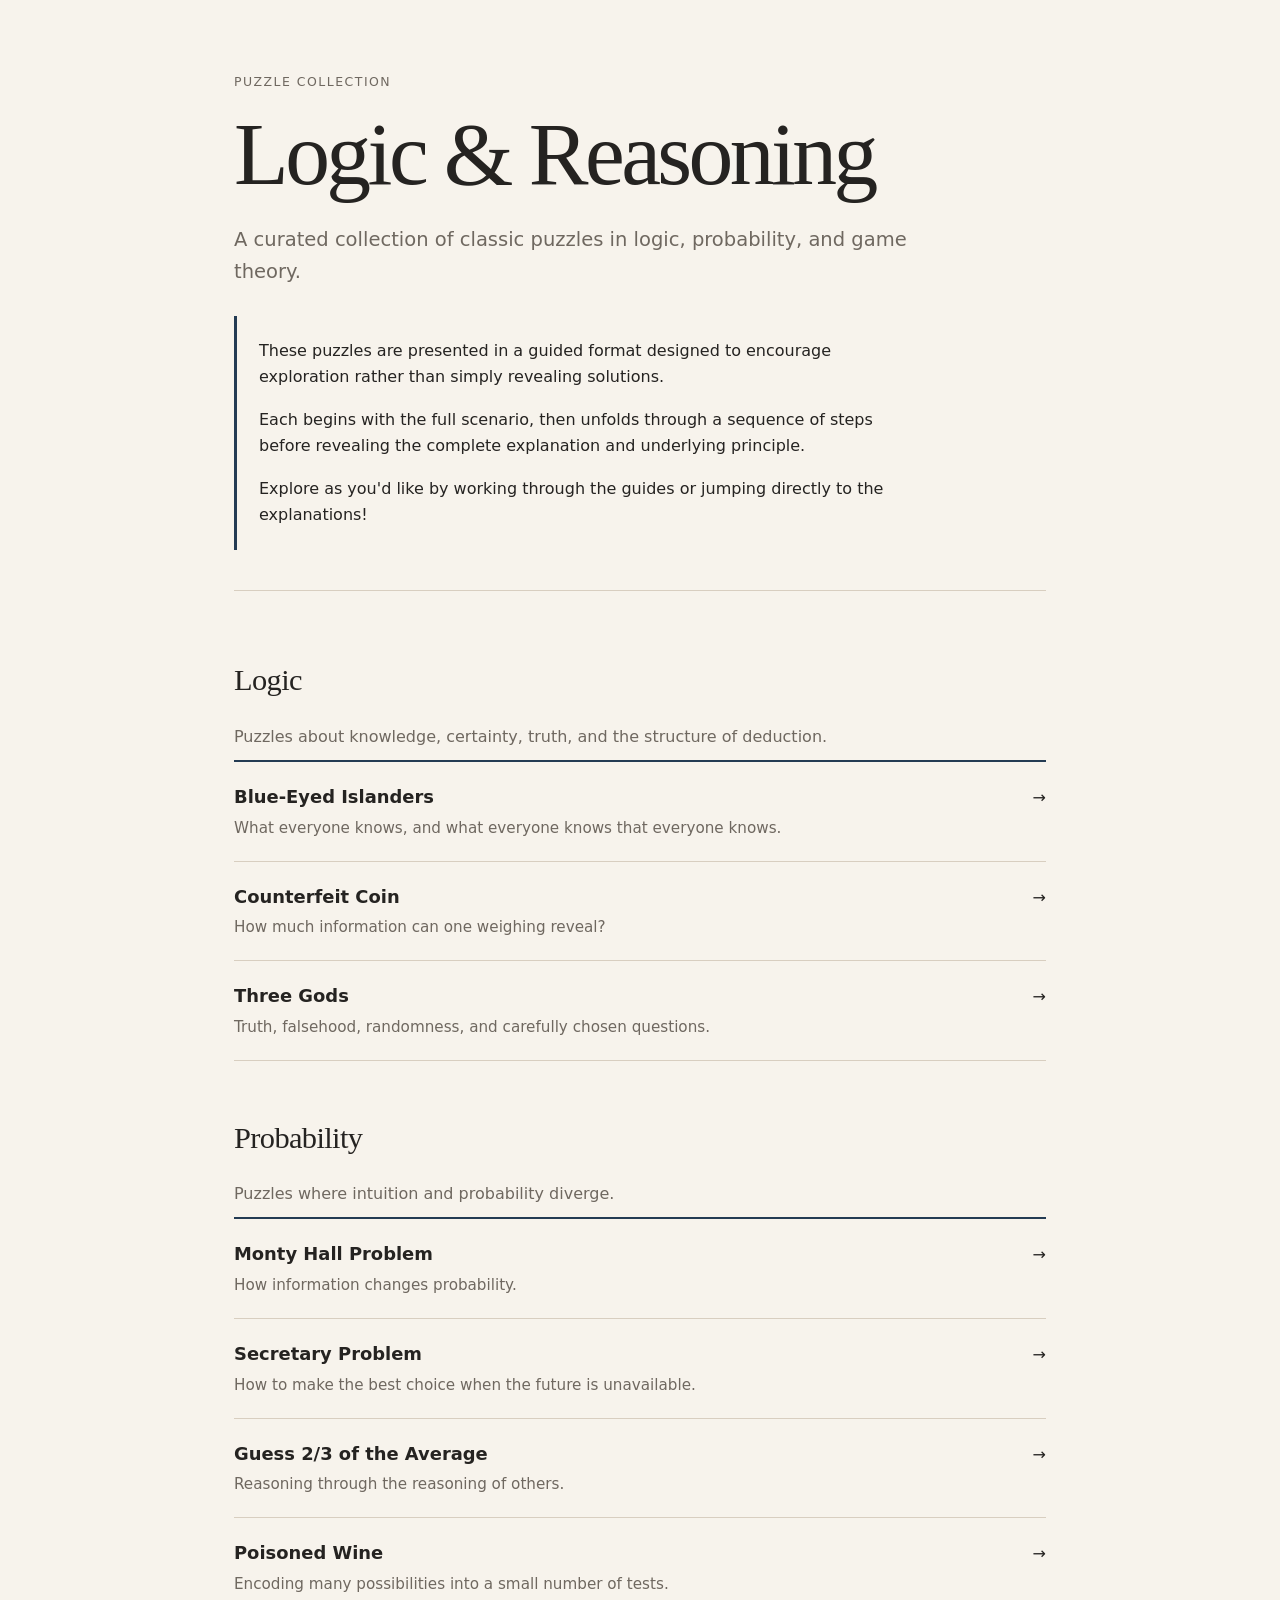
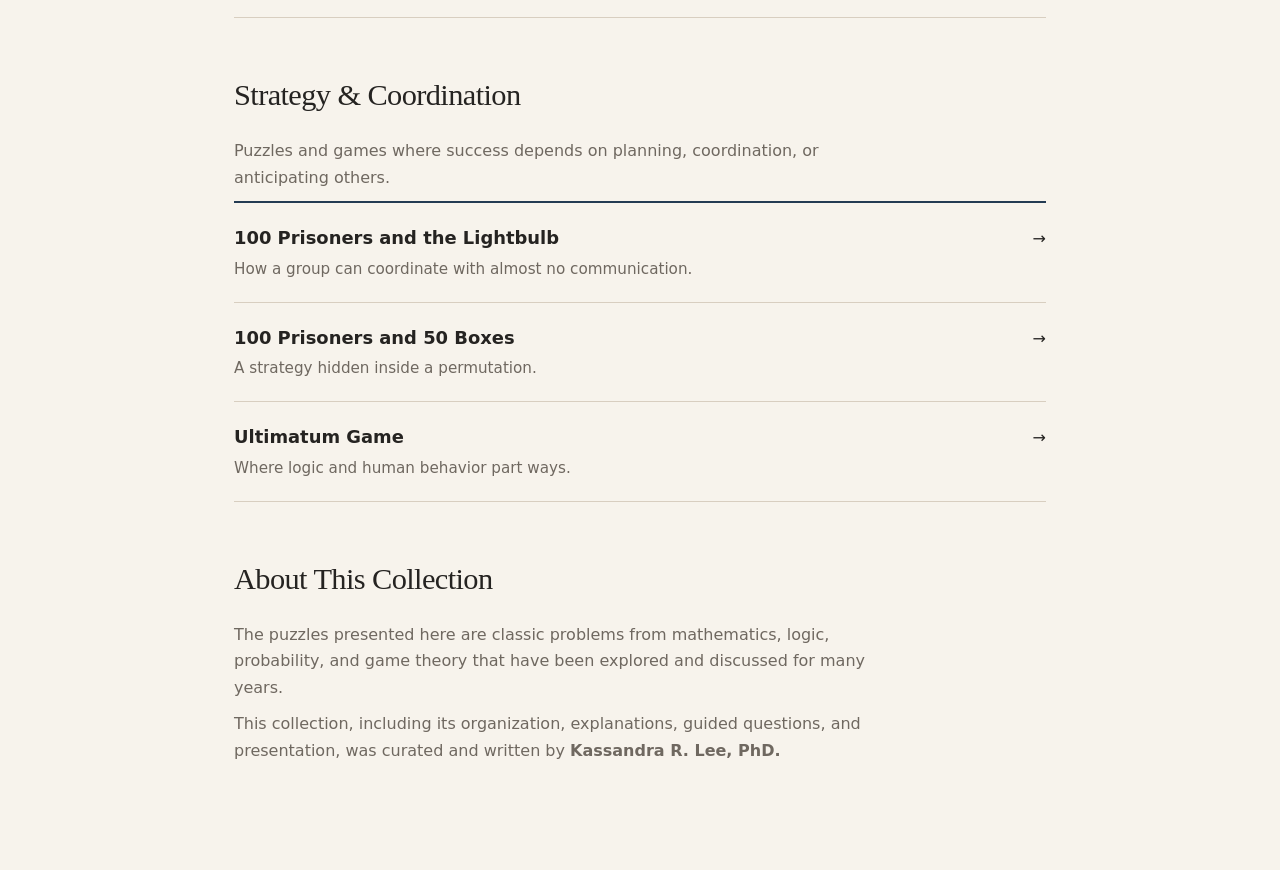
<file: index.html>
<!DOCTYPE html>
<!--
Developer note:
If GitHub Pages appears to be serving an older version of this file,
making any small edit and committing it will trigger a new deployment.
-->
<html lang="en">
<head>
  <meta charset="UTF-8" />
  <meta name="viewport" content="width=device-width, initial-scale=1.0" />
  <title>Logic & Reasoning</title>
  <link rel="stylesheet" href="style.css" />
</head>
<body>
  <main class="site">
    <header class="hero">
      <p class="eyebrow">Puzzle collection</p>
      <h1>Logic &amp; Reasoning</h1>
      <p class="intro">A curated collection of classic puzzles in logic, probability, and game theory.</p>
     <div class="note">
       <p>
These puzzles are presented in a guided format designed to encourage exploration rather than simply revealing solutions.
</p>

<p>
Each begins with the full scenario, then unfolds through a sequence of steps before revealing the complete explanation and underlying principle.
</p>

<p>
Explore as you'd like by working through the guides or jumping directly to the explanations!
</p>
       </div>
    </header>

    <section class="category">
      <h2>Logic</h2>
      <p>Puzzles about knowledge, certainty, truth, and the structure of deduction.</p>

      <div class="puzzle-list">
        <a class="puzzle-link" href="puzzles/blue-eyed-islanders.html">
          <span>
            <strong>Blue-Eyed Islanders</strong>
            <em>What everyone knows, and what everyone knows that everyone knows.</em>
          </span>
          <span aria-hidden="true">→</span>
        </a>

        <a class="puzzle-link" href="puzzles/counterfeit-coin.html">
          <span>
            <strong>Counterfeit Coin</strong>
            <em>How much information can one weighing reveal?</em>
          </span>
          <span aria-hidden="true">→</span>
        </a>

        <a class="puzzle-link" href="puzzles/three-gods.html">
          <span>
            <strong>Three Gods</strong>
            <em>Truth, falsehood, randomness, and carefully chosen questions.</em>
          </span>
          <span aria-hidden="true">→</span>
        </a>
      </div>
    </section>

    <section class="category">
      <h2>Probability</h2>
      <p>Puzzles where intuition and probability diverge.</p>

      <div class="puzzle-list">
        <a class="puzzle-link" href="puzzles/monty-hall.html">
          <span>
            <strong>Monty Hall Problem</strong>
            <em>How information changes probability.</em>
          </span>
          <span aria-hidden="true">→</span>
        </a>

        <a class="puzzle-link" href="puzzles/secretary-problem.html">
          <span>
            <strong>Secretary Problem</strong>
            <em>How to make the best choice when the future is unavailable.</em>
          </span>
          <span aria-hidden="true">→</span>
        </a>

        <a class="puzzle-link" href="puzzles/beauty-contest.html">
          <span>
            <strong>Guess 2/3 of the Average</strong>
            <em>Reasoning through the reasoning of others.</em>
          </span>
          <span aria-hidden="true">→</span>
        </a>

        <a class="puzzle-link" href="puzzles/poisoned-wine.html">
          <span>
            <strong>Poisoned Wine</strong>
            <em>Encoding many possibilities into a small number of tests.</em>
          </span>
          <span aria-hidden="true">→</span>
        </a>
      </div>
    </section>

    <section class="category">
      <h2>Strategy &amp; Coordination</h2>
      <p>Puzzles and games where success depends on planning, coordination, or anticipating others.</p>

      <div class="puzzle-list">
        <a class="puzzle-link" href="puzzles/prisoner-lightbulb.html">
          <span>
            <strong>100 Prisoners and the Lightbulb</strong>
            <em>How a group can coordinate with almost no communication.</em>
          </span>
          <span aria-hidden="true">→</span>
        </a>

        <a class="puzzle-link" href="puzzles/prisoner-boxes.html">
          <span>
            <strong>100 Prisoners and 50 Boxes</strong>
            <em>A strategy hidden inside a permutation.</em>
          </span>
          <span aria-hidden="true">→</span>
        </a>

        <a class="puzzle-link" href="puzzles/ultimatum-game.html">
          <span>
            <strong>Ultimatum Game</strong>
            <em>Where logic and human behavior part ways.</em>
          </span>
          <span aria-hidden="true">→</span>
        </a>
      </div>
    </section>

    <section class="category">
  <h2>About This Collection</h2>

 <p>
    The puzzles presented here are classic problems from mathematics, logic,
    probability, and game theory that have been explored and discussed for many
    years.
</p>

<p>
    This collection, including its organization, explanations, guided
    questions, and presentation, was curated and written by
  <a href="https://www.linkedin.com/in/kassandrar-lee/"
       target="_blank"
       rel="noopener noreferrer"
       class="linkedin-link">
    <strong>Kassandra R. Lee, PhD.</strong>
  </a>
</p>
</section>

  </main>
</body>
</html>
</file>
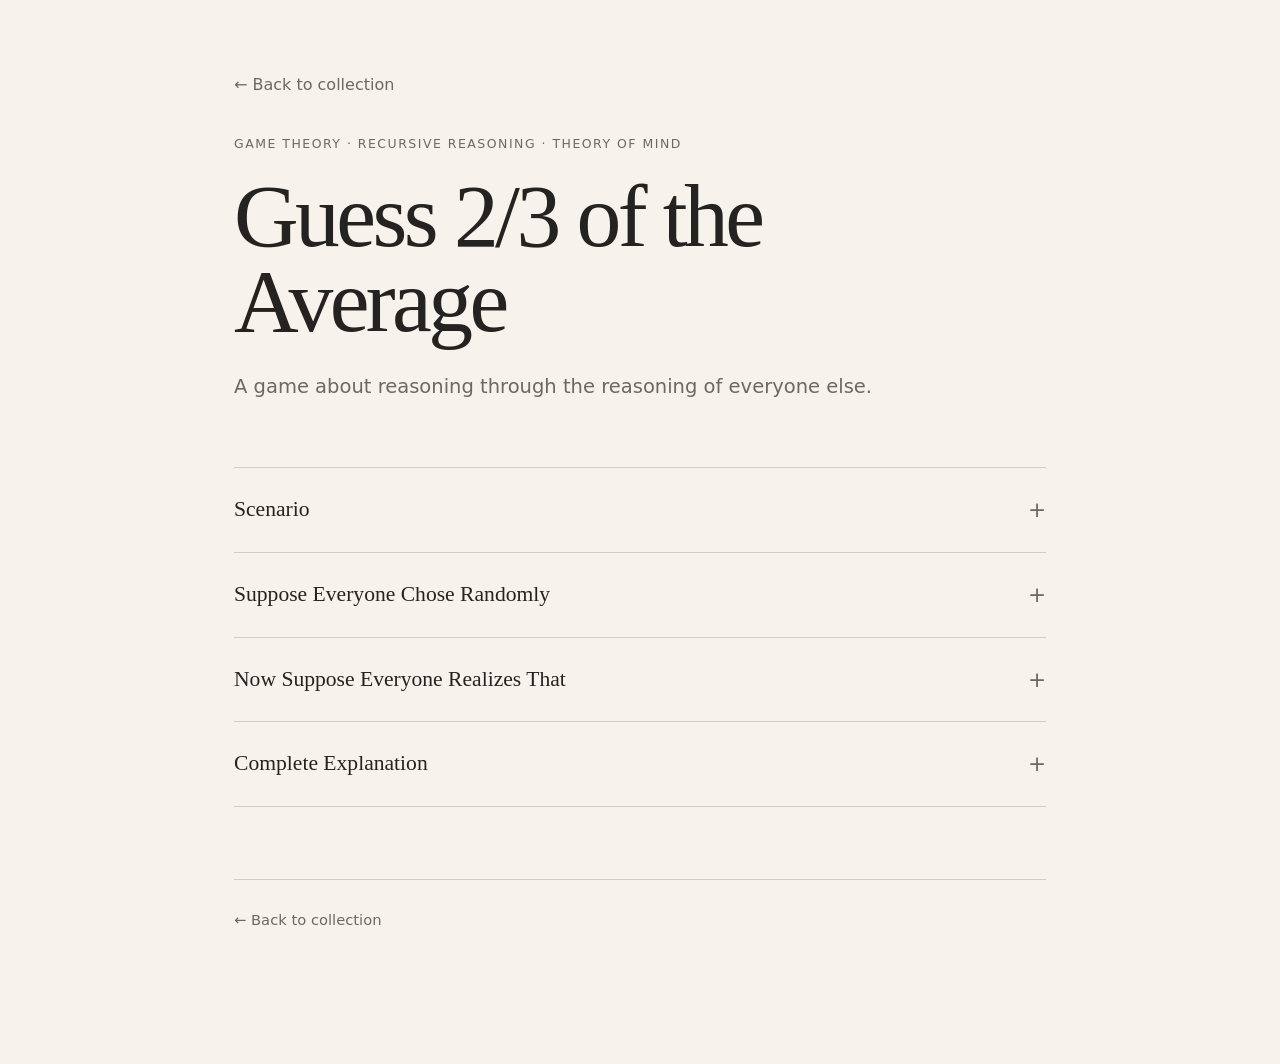
<file: puzzles/beauty-contest.html>
<!DOCTYPE html>
<html lang="en">
<head>
  <meta charset="UTF-8" />
  <meta name="viewport" content="width=device-width, initial-scale=1.0" />
  <title>Guess 2/3 of the Average | Logic &amp; Reasoning</title>
  <link rel="stylesheet" href="../style.css" />
  <style>
    .nested-reveal { margin-top: 20px; border-bottom: none; border-top: 1px solid var(--line); }
    .nested-reveal summary { padding: 16px 0 8px; font-family: Inter, ui-sans-serif, system-ui, -apple-system, BlinkMacSystemFont, "Segoe UI", sans-serif; font-size: 0.95rem; font-weight: 700; letter-spacing: 0.04em; text-transform: uppercase; color: var(--muted); }
    .nested-reveal summary::after { font-size: 1rem; }
    .detail-body ul { margin-top: 0; padding-left: 1.25rem; }
    .detail-body li { margin: 0.35rem 0; }
    .sequence { margin: 20px 0; padding: 16px 20px; background: var(--paper); border-left: 3px solid var(--accent); font-weight: 600; }
  </style>
</head>
<body>
  <main class="puzzle-page">
    <a class="back-link" href="../index.html">← Back to collection</a>
    <header class="puzzle-header">
      <p class="eyebrow">Game theory · Recursive reasoning · Theory of mind</p>
      <h1>Guess 2/3 of the Average</h1>
      <p class="subtitle">A game about reasoning through the reasoning of everyone else.</p>
    </header>
    <section class="details-list">
      <details>
        <summary>Scenario</summary>
        <div class="detail-body">
<p>Each player independently chooses a real number between <strong>0 and 100</strong>.</p>
<p>Once every player has chosen, the numbers are averaged.</p>
<p>The winner is the player whose number is <strong>closest to two-thirds of the group average</strong>.</p>
<p>Players may not communicate before making their choice, but everyone knows the rules of the game and knows that everyone else also knows the rules.</p>
<div class="question">What number should you choose?</div>
        </div>
      </details>

      <details>
        <summary>Suppose Everyone Chose Randomly</summary>
        <div class="detail-body">
<p>If every player selected a number uniformly at random between <strong>0 and 100</strong>, what would you expect the average to be?</p>
<p>What would <strong>two-thirds</strong> of that average be?</p>
<details class="nested-reveal"><summary>Reveal</summary><div><p>If everyone chooses randomly, the expected average is <strong>50</strong>.</p>
<p>The target would therefore be approximately <strong>33</strong>.</p></div></details>
        </div>
      </details>

      <details>
        <summary>Now Suppose Everyone Realizes That</summary>
        <div class="detail-body">
<p>If every player expects the target to be about <strong>33</strong>, they will naturally begin choosing numbers closer to <strong>33</strong> instead of <strong>50</strong>.</p>
<p>If everyone does this, what would you expect the new average to be?</p>
<p>What would <strong>two-thirds</strong> of that new average be?</p>
<details class="nested-reveal"><summary>Reveal</summary><div><p>If everyone chooses around <strong>33</strong>, the average also becomes about <strong>33</strong>.</p>
<p>The new target is therefore approximately <strong>22</strong>.</p>
<p>This same reasoning can be repeated again and again.</p></div></details>
        </div>
      </details>

      <details>
        <summary>Complete Explanation</summary>
        <div class="detail-body">
<p>The puzzle is solved through <strong>iterated reasoning</strong>.</p>
<p>Every player tries to anticipate what everyone else will choose.</p>
<p>If everyone initially chooses randomly, the expected average is <strong>50</strong>, making the target approximately <strong>33</strong>.</p>
<p>Once every player realizes this, choosing <strong>33</strong> is no longer optimal because everyone else is also moving toward <strong>33</strong>. The expected average now becomes approximately <strong>33</strong>, making the target approximately <strong>22</strong>.</p>
<p>The same reasoning repeats indefinitely:</p>
<div class="sequence">50 → 33 → 22 → 15 → 10 → ...</div>
<p>If every player is perfectly rational and believes every other player is perfectly rational, this process continues until everyone chooses <strong>0</strong>.</p>
<p>The only stable solution is therefore <strong>0</strong>, which is the game's <strong>Nash equilibrium</strong>.</p>
<p>In practice, however, people rarely continue this reasoning indefinitely. Most people perform only a few rounds of recursive reasoning before making a decision, so real experiments often produce winning numbers well above zero.</p>
<p>This puzzle is therefore about much more than arithmetic. It explores <strong>recursive reasoning</strong> and <strong>theory of mind</strong>—your ability to anticipate what other people believe, what they think you believe, and how many levels of reasoning you expect them to perform.</p>
<p>The optimal choice depends not only on mathematics, but also on your model of everyone else's thinking.</p>
          <h3>Why 100 Is Never a Reasonable Choice</h3>

<p>
  Before any recursive reasoning begins, notice something simple.
</p>

<p>
  The average of all chosen numbers can never be greater than
  <strong>100</strong>. Since the winning number is always
  <strong>two-thirds of the average</strong>, it can never be greater than:
</p>

<p>
  <strong>(2/3) × 100 = 66⅔.</strong>
</p>

<p>
  That means every number above 66⅔ can be eliminated immediately—no matter
  what anyone else chooses, those numbers can never win.
</p>

<p>
  This is the first step of the puzzle's recursive reasoning. Once every
  player realizes that numbers above 66⅔ are impossible, everyone also knows
  that everyone else realizes it. The largest reasonable choice becomes
  smaller, which lowers the largest possible winning number again. Repeating
  this reasoning indefinitely leaves only one stable choice:
  <strong>0</strong>.
</p>
        </div>
      </details>
    </section>
    <footer><a class="back-link" href="../index.html">← Back to collection</a></footer>
  </main>
</body>
</html>
</file>
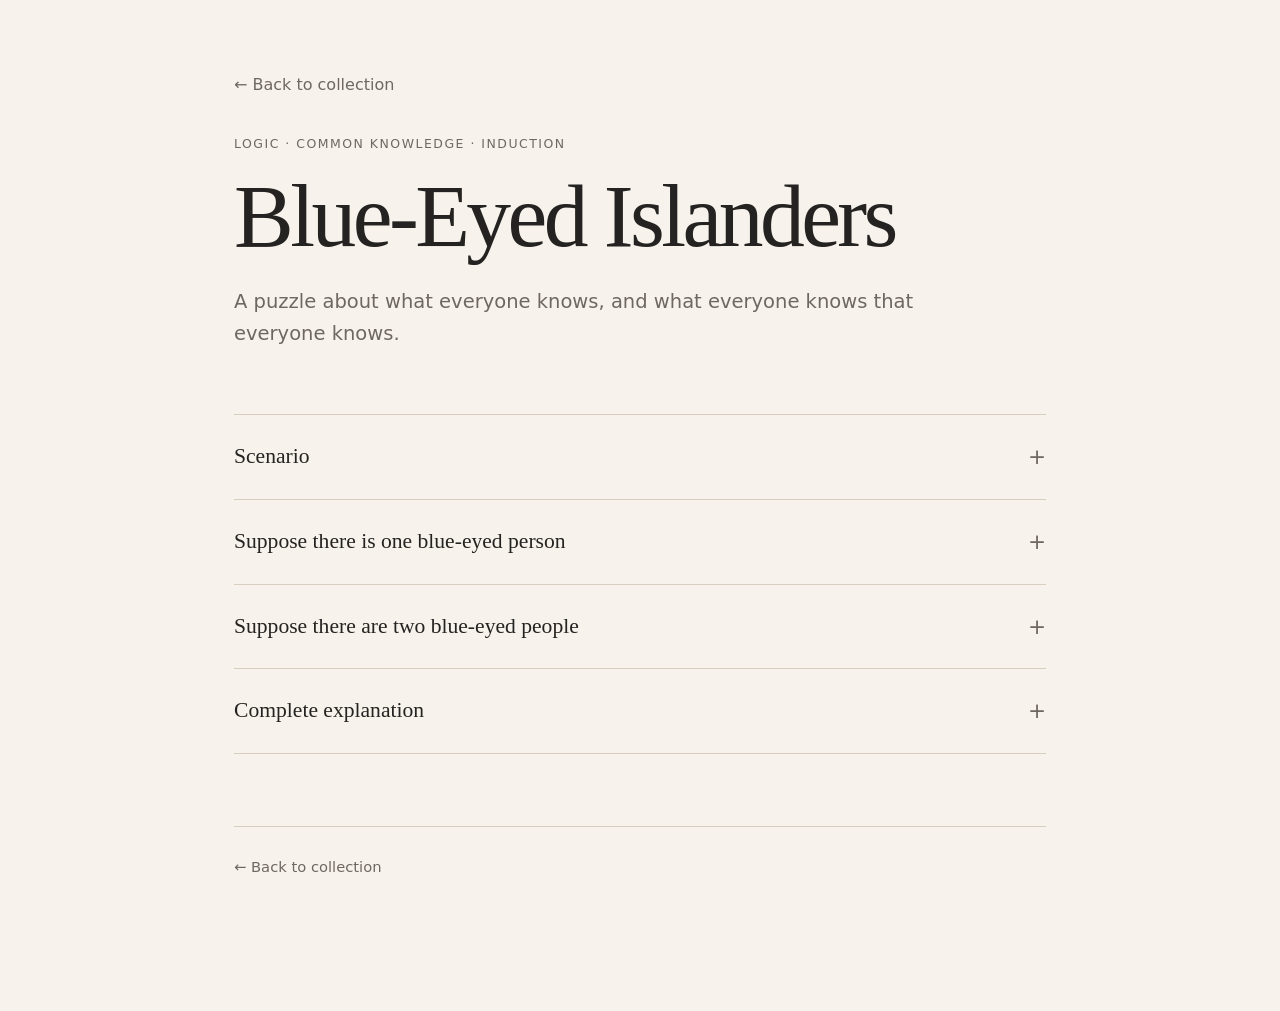
<file: puzzles/blue-eyed-islanders.html>
<!DOCTYPE html>
<html lang="en">
<head>
  <meta charset="UTF-8" />
  <meta name="viewport" content="width=device-width, initial-scale=1.0" />
  <title>Blue-Eyed Islanders | Logic & Reasoning</title>
  <link rel="stylesheet" href="../style.css" />
</head>

<body>
  <main class="puzzle-page">
    <a class="back-link" href="../index.html">← Back to collection</a>

    <header class="puzzle-header">
      <p class="eyebrow">Logic · Common knowledge · Induction</p>

      <h1>Blue-Eyed Islanders</h1>

      <p class="subtitle">
        A puzzle about what everyone knows, and what everyone knows that everyone knows.
      </p>
    </header>

    <section class="details-list">
      <details>
        <summary>Scenario</summary>

        <div class="detail-body">
          <p>
            On an island, there are people with different eye colors.
            Everyone can see everyone else's eye color, but no one can see their own.
            There are no mirrors or reflective surfaces, and the islanders never discuss eye color.
          </p>

          <p>
            The islanders are perfect logicians.
            If an islander can deduce their own eye color with certainty,
            they must leave the island at midnight that night.
          </p>

          <p>
            One day, a visitor publicly announces:
          </p>

          <p>
            <strong>“At least one person on this island has blue eyes.”</strong>
          </p>

          <p>
            Suppose there are exactly <strong>100 blue-eyed people</strong> on the island.
          </p>

          <div class="question">
            When do the blue-eyed islanders leave?
          </div>
        </div>
      </details>

      <details>
        <summary>Suppose there is one blue-eyed person</summary>

        <div class="detail-body">
          <p>
            There is exactly <strong>one</strong> blue-eyed person on the island.
          </p>

          <p>
            That person looks around and sees no one else with blue eyes.
          </p>

          <div class="question">
            When do they leave?
          </div>
        </div>
      </details>

      <details>
        <summary>Suppose there are two blue-eyed people</summary>

        <div class="detail-body">
          <p>
            Now suppose there are exactly <strong>two</strong> blue-eyed people on the island.
          </p>

          <p>
            Each blue-eyed person sees exactly one other blue-eyed person.
          </p>

          <p>
            Each person knows one of two things must be true:
          </p>

          <ul>
            <li>I have blue eyes.</li>
            <li>I do not have blue eyes.</li>
          </ul>

          <div class="question">
            If you did <strong>not</strong> have blue eyes,
            what would the other blue-eyed person do?
          </div>
        </div>
      </details>

      <details>
        <summary>Complete explanation</summary>

        <div class="detail-body answer-block">
          <p>
            The visitor's announcement does not tell anyone their own eye color.
            Instead, it creates a piece of information that everyone knows everyone else has heard.
          </p>

          <p>
            With one blue-eyed person, the reasoning is immediate.
            They see no one else with blue eyes, so they know the visitor must have been referring to them.
            They leave on the first night.
          </p>

          <p>
            With two blue-eyed people, each person considers two possibilities:
            either they have blue eyes, or they do not.
          </p>

          <p>
            If a person did <strong>not</strong> have blue eyes,
            then there would be only one blue-eyed person on the island.
            That person would see no one else with blue eyes and would leave on the first night.
          </p>

          <p>
            But nobody leaves on the first night.
          </p>

          <p>
            That eliminates the possibility that either person has non-blue eyes.
            Each now knows that they must also have blue eyes,
            so both leave on the second night.
          </p>

          <p>
            The same pattern continues no matter how many blue-eyed people there are.
            Every night that nobody leaves rules out one smaller possible number of blue-eyed people.
          </p>

          <p>
            With 100 blue-eyed people,
            each person sees 99 others with blue eyes and considers the possibility
            that those 99 are the only blue-eyed people on the island.
          </p>

          <p>
            If that were true,
            those 99 people would eventually deduce their eye color and leave on the 99th night.
            When nobody leaves by then, that possibility is eliminated.
          </p>

          <p>
            Each person can finally conclude that they must be the 100th blue-eyed person.
            All 100 therefore leave together on the <strong>100th night</strong>.
          </p>
        </div>
      </details>
    </section>

    <footer>
      <a class="back-link" href="../index.html">← Back to collection</a>
    </footer>
  </main>
</body>
</html>
</file>
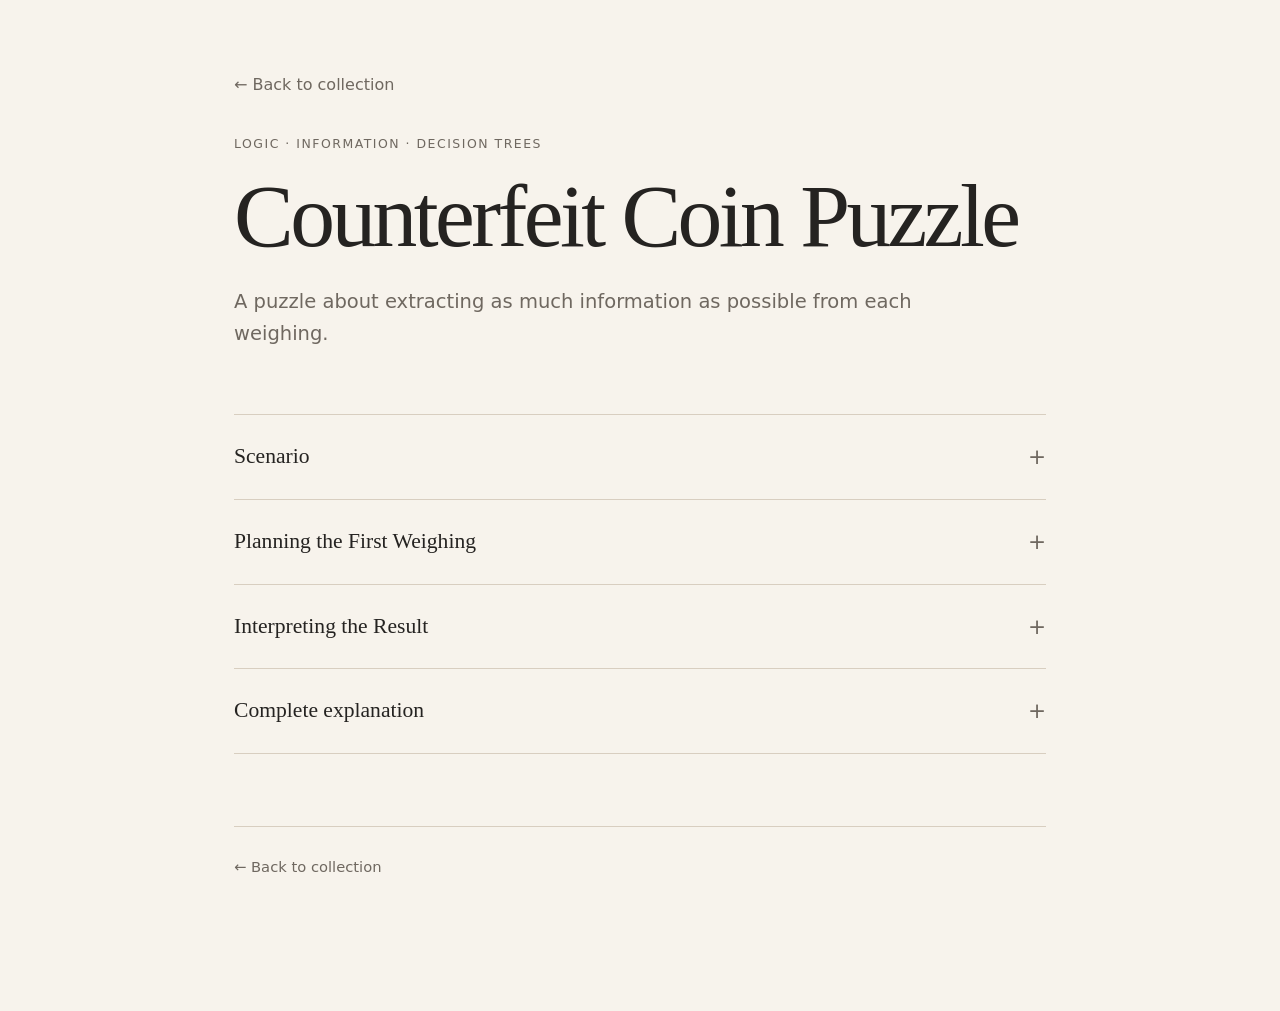
<file: puzzles/counterfeit-coin.html>
<!DOCTYPE html>
<html lang="en">
<head>
  <meta charset="UTF-8" />
  <meta name="viewport" content="width=device-width, initial-scale=1.0" />
  <title>Counterfeit Coin Puzzle | Logic &amp; Reasoning</title>
  <link rel="stylesheet" href="../style.css" />
</head>

<body>
  <main class="puzzle-page">
    <a class="back-link" href="../index.html">← Back to collection</a>

    <header class="puzzle-header">
      <p class="eyebrow">Logic · Information · Decision trees</p>

      <h1>Counterfeit Coin Puzzle</h1>

      <p class="subtitle">
        A puzzle about extracting as much information as possible from each weighing.
      </p>
    </header>

    <section class="details-list">
      <details>
        <summary>Scenario</summary>

        <div class="detail-body">
          <p>
            You are given <strong>12 identical-looking coins</strong>.
          </p>

          <p>
            One coin is counterfeit. It is either slightly
            <strong>heavier</strong> or slightly <strong>lighter</strong>
            than the genuine coins, but you do not know which.
          </p>

          <p>
            You have a balance scale and may use it
            <strong>exactly three times</strong>.
          </p>

          <div class="question">
            Can you determine which coin is counterfeit and whether it is
            heavier or lighter?
          </div>
        </div>
      </details>

      <details>
        <summary>Planning the First Weighing</summary>

        <div class="detail-body">
          <p>
            You only have <strong>three weighings</strong>, so each weighing
            must provide as much useful information as possible.
          </p>

          <div class="question">
            How would you divide the 12 coins for your first weighing?
          </div>
        </div>
      </details>

      <details>
        <summary>Interpreting the Result</summary>

        <div class="detail-body">
          <p>
            Every weighing has three possible outcomes:
          </p>

          <ul>
            <li>The left side is heavier.</li>
            <li>The right side is heavier.</li>
            <li>The scale balances.</li>
          </ul>

          <div class="question">
            What would each outcome allow you to rule out?
            Can the weighing be designed so that all three outcomes are useful?
          </div>
        </div>
      </details>

      <details>
        <summary>Complete explanation</summary>

        <div class="detail-body answer-block">
          <p>
            The goal of the first weighing is not to identify the counterfeit
            coin immediately. Its purpose is to divide the possible scenarios
            into smaller groups that the remaining two weighings can resolve.
          </p>

          <p>
            A useful first weighing is:
          </p>

          <p>
            <strong>Coins 1, 2, 3, and 4</strong>
            &nbsp;vs.&nbsp;
            <strong>Coins 5, 6, 7, and 8</strong>
          </p>

          <p>
            Coins 9, 10, 11, and 12 are left aside.
          </p>

          <p>
            There are three possible outcomes:
          </p>

          <ul>
            <li>The scale balances.</li>
            <li>The left side is heavier.</li>
            <li>The right side is heavier.</li>
          </ul>

          <p>
            The two imbalance cases are mirror images of one another, but each
            is still a separate possible result.
          </p>

          <h3>If the first weighing balances</h3>

          <p>
            If coins 1–4 balance coins 5–8, then all eight weighed coins are
            genuine. The counterfeit coin must therefore be one of:
          </p>

          <p>
            <strong>9, 10, 11, or 12</strong>
          </p>

          <p>
            For the second weighing, compare:
          </p>

          <p>
            <strong>Coins 9, 10, and 11</strong>
            &nbsp;vs.&nbsp;
            <strong>Coins 1, 2, and 3</strong>
          </p>

          <p>
            Coins 1, 2, and 3 are now known to be genuine.
          </p>

          <ul>
            <li>
              <strong>If the scale balances:</strong>
              coin 12 must be counterfeit. A final comparison of coin 12
              against a genuine coin determines whether it is heavier or lighter.
            </li>

            <li>
              <strong>If the left side is heavier:</strong>
              one of coins 9, 10, or 11 is heavier than normal.
              Compare coin 9 with coin 10.
              If they balance, coin 11 is heavy; otherwise, the heavier coin is
              counterfeit.
            </li>

            <li>
              <strong>If the right side is heavier:</strong>
              one of coins 9, 10, or 11 is lighter than normal.
              Compare coin 9 with coin 10.
              If they balance, coin 11 is light; otherwise, the lighter coin is
              counterfeit.
            </li>
          </ul>

          <h3>If the first weighing does not balance</h3>

          <p>
            Suppose coins 1–4 are heavier than coins 5–8.
          </p>

          <p>
            The counterfeit coin must now be either:
          </p>

          <ul>
            <li>one of coins 1–4, and heavier than normal, or</li>
            <li>one of coins 5–8, and lighter than normal.</li>
          </ul>

          <p>
            Coins 9–12 were not involved in the imbalance, so they are known
            to be genuine.
          </p>

          <p>
            For the second weighing, compare:
          </p>

          <p>
            <strong>Coins 1, 2, and 5</strong>
            &nbsp;vs.&nbsp;
            <strong>Coins 3, 6, and 9</strong>
          </p>

          <p>
            Coin 9 is genuine and acts as a reference.
          </p>

          <ul>
            <li>
              <strong>If the scale balances:</strong>
              the counterfeit must be coin 4 and heavy, coin 7 and light,
              or coin 8 and light.
              Compare coin 7 with coin 8.
              If they balance, coin 4 is heavy; otherwise, the lighter coin is
              counterfeit.
            </li>

            <li>
              <strong>If the left side is heavier:</strong>
              the possibilities are coin 1 heavy, coin 2 heavy, or coin 6 light.
              Compare coin 1 with coin 2.
              If they balance, coin 6 is light; otherwise, the heavier coin is
              counterfeit.
            </li>

            <li>
              <strong>If the right side is heavier:</strong>
              the possibilities are coin 3 heavy or coin 5 light.
              Compare coin 3 with the genuine coin 9.
              If coin 3 is heavier, it is counterfeit; if they balance, coin 5
              is light.
            </li>
          </ul>

          <p>
            If the right side was heavier in the first weighing instead, the
            same reasoning applies with the heavy and light roles reversed.
          </p>

          <h3>Why three weighings are enough</h3>

          <p>
            A balance scale has three possible outcomes for every weighing:
          </p>

          <ul>
            <li>left side heavier,</li>
            <li>right side heavier,</li>
            <li>or balanced.</li>
          </ul>

          <p>
            Three weighings can therefore produce as many as
            <strong>3³ = 27</strong> different outcome sequences.
          </p>

          <p>
            There are <strong>24 possible counterfeit scenarios</strong>:
            each of the 12 coins could be either heavier or lighter.
          </p>

          <p>
            Having 27 possible outcome sequences does not automatically solve
            the puzzle, but it shows that enough information is available in
            principle. The weighings must then be carefully designed so that
            every possible counterfeit scenario produces a distinguishable
            sequence of results.
          </p>

          <p>
            The challenge is therefore not simply to compare coins. It is to
            design each weighing so that every possible result makes the
            remaining problem smaller.
          </p>
        </div>
      </details>
    </section>

    <footer>
      <a class="back-link" href="../index.html">← Back to collection</a>
    </footer>
  </main>
</body>
</html>
</file>
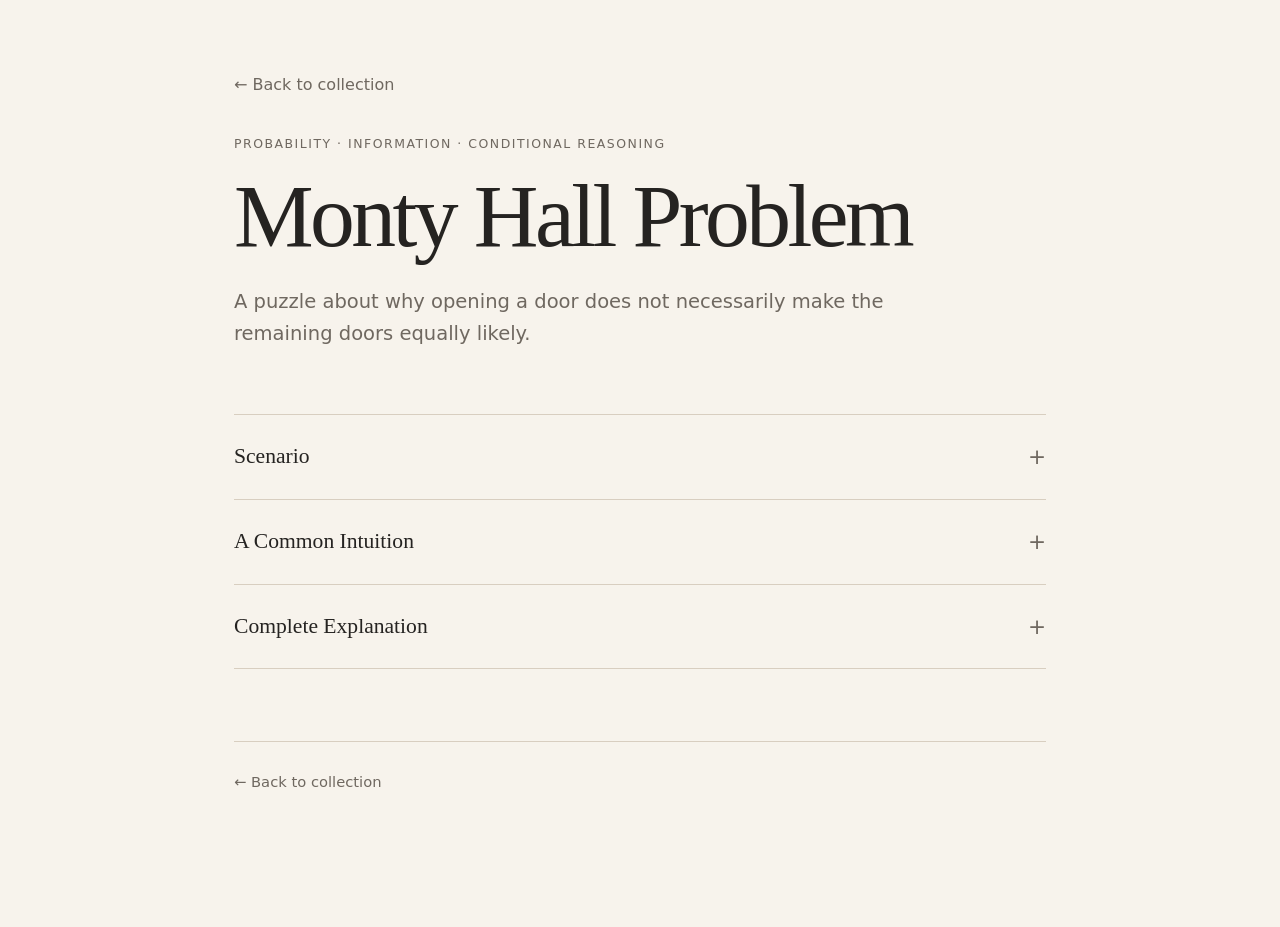
<file: puzzles/monty-hall.html>
<!DOCTYPE html>
<html lang="en">
<head>
  <meta charset="UTF-8" />
  <meta name="viewport" content="width=device-width, initial-scale=1.0" />
  <title>Monty Hall Problem | Logic &amp; Reasoning</title>
  <link rel="stylesheet" href="../style.css" />
  <style>
    .nested-reveal { margin-top: 20px; border-bottom: none; border-top: 1px solid var(--line); }
    .nested-reveal summary { padding: 16px 0 8px; font-family: Inter, ui-sans-serif, system-ui, -apple-system, BlinkMacSystemFont, "Segoe UI", sans-serif; font-size: 0.95rem; font-weight: 700; letter-spacing: 0.04em; text-transform: uppercase; color: var(--muted); }
    .nested-reveal summary::after { font-size: 1rem; }
    .detail-body ul { margin-top: 0; padding-left: 1.25rem; }
    .detail-body li { margin: 0.35rem 0; }
    .sequence { margin: 20px 0; padding: 16px 20px; background: var(--paper); border-left: 3px solid var(--accent); font-weight: 600; }
  </style>
</head>
<body>
  <main class="puzzle-page">
    <a class="back-link" href="../index.html">← Back to collection</a>
    <header class="puzzle-header">
      <p class="eyebrow">Probability · Information · Conditional reasoning</p>
      <h1>Monty Hall Problem</h1>
      <p class="subtitle">A puzzle about why opening a door does not necessarily make the remaining doors equally likely.</p>
    </header>
    <section class="details-list">
      <details>
        <summary>Scenario</summary>
        <div class="detail-body">
<p>You are on a game show. There are three doors.</p>
<p>Behind one door is a car. Behind the other two doors are goats.</p>
<p>You are asked to choose one of the three doors in an attempt to win the car.</p>
<p>After you make your choice, the host—who knows what is behind every door—opens one of the two doors you did <strong>not</strong> choose, revealing a goat.</p>
<p>Two unopened doors now remain: your original choice and one other door.</p>
<p>The host offers you the chance to switch.</p>
<div class="question">Do you stay with your original choice, or switch to the other unopened door?</div>
        </div>
      </details>

      <details>
        <summary>A Common Intuition</summary>
        <div class="detail-body">
<p>After the host opens one of the doors to reveal a goat, only two unopened doors remain.</p>
<p>One hides the car and one hides a goat.</p>
<p>It is tempting to conclude that each door now has a 50% chance of hiding the car, making it irrelevant whether you stay or switch.</p>
<div class="question">Is this reasoning correct?</div>
        </div>
      </details>

      <details>
        <summary>Complete Explanation</summary>
        <div class="detail-body">
<p>The best strategy is to <strong>switch</strong>.</p>
<p>When you first choose a door, you have a <strong>1/3</strong> chance of selecting the car and a <strong>2/3</strong> chance of selecting a goat.</p>
<p>Rather than thinking about three individual doors, it is more helpful to think about two groups:</p>
<ul>
<li><strong>Your initial choice:</strong> 1/3 chance of hiding the car.</li>
<li><strong>The two unchosen doors:</strong> 2/3 chance of hiding the car.</li>
</ul>
<p>The host's choice is <strong>not random</strong>. Because the host knows where the car is, they will always reveal a goat and will never accidentally reveal the prize.</p>
<p>As a result, the <strong>2/3</strong> probability assigned to the two unchosen doors does not change when one goat door is opened. Instead, that probability becomes concentrated on the single unopened door that remains.</p>
<p>The probabilities are therefore:</p>
<ul>
<li><strong>Stay:</strong> 1/3 chance of winning.</li>
<li><strong>Switch:</strong> 2/3 chance of winning.</li>
</ul>
<p>The common misconception is that revealing one losing door causes the remaining unopened doors to become equally likely. In reality, probabilities do not automatically redistribute equally when new information is revealed. The host's action simply removes one impossible option while preserving the probability already associated with the unchosen doors.</p>
<p>Switching therefore doubles your chance of winning, increasing it from <strong>1/3</strong> to <strong>2/3</strong>.</p>
        </div>
      </details>
    </section>
    <footer><a class="back-link" href="../index.html">← Back to collection</a></footer>
  </main>
</body>
</html>
</file>
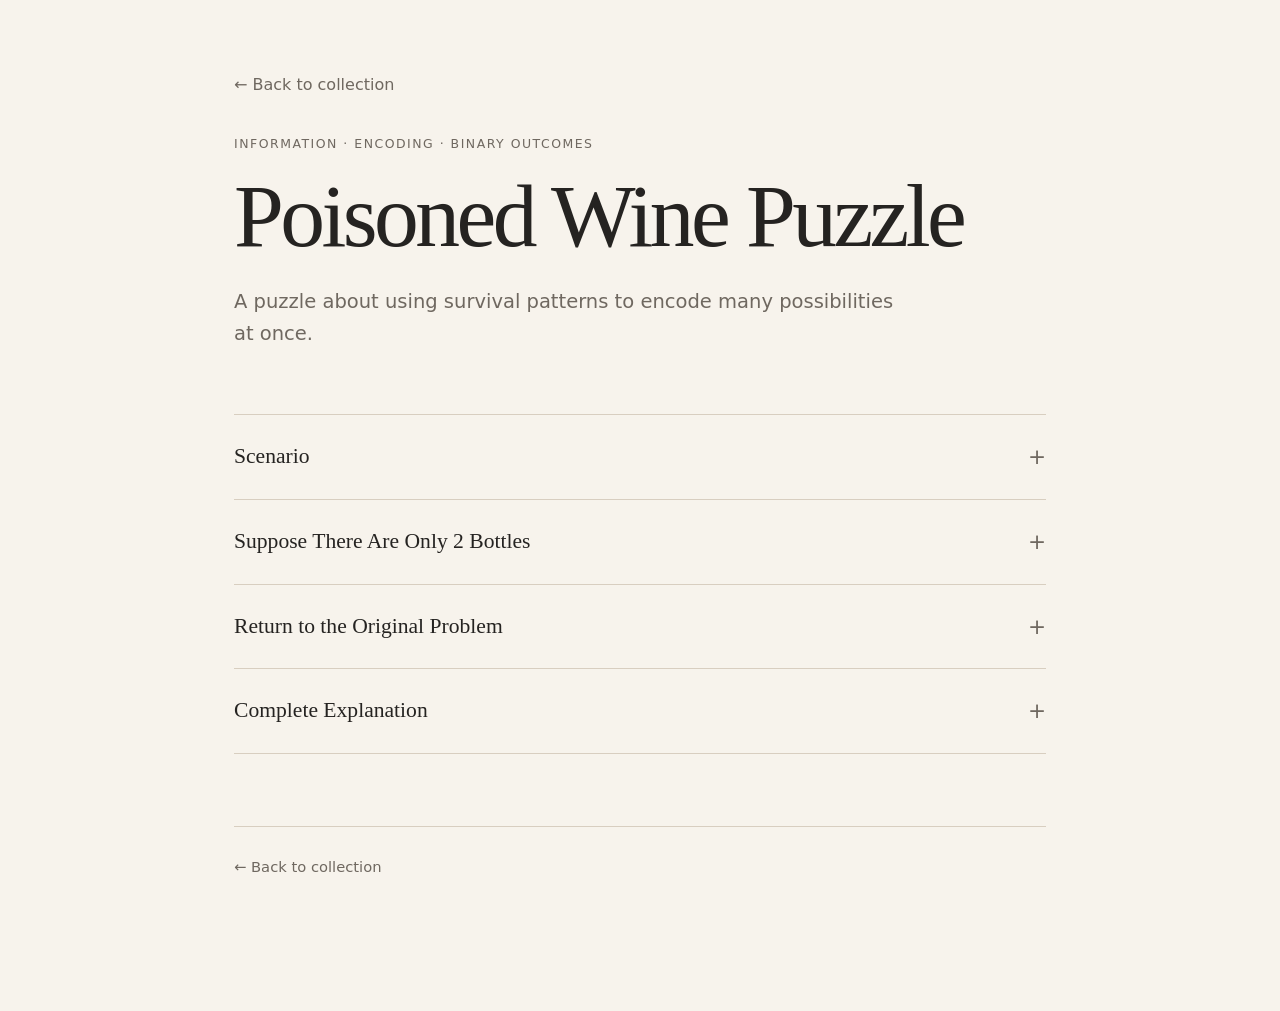
<file: puzzles/poisoned-wine.html>
<!DOCTYPE html>
<html lang="en">
<head>
  <meta charset="UTF-8" />
  <meta name="viewport" content="width=device-width, initial-scale=1.0" />
  <title>Poisoned Wine Puzzle | Logic &amp; Reasoning</title>
  <link rel="stylesheet" href="../style.css" />
  <style>
    .nested-reveal { margin-top: 20px; border-bottom: none; border-top: 1px solid var(--line); }
    .nested-reveal summary { padding: 16px 0 8px; font-family: Inter, ui-sans-serif, system-ui, -apple-system, BlinkMacSystemFont, "Segoe UI", sans-serif; font-size: 0.95rem; font-weight: 700; letter-spacing: 0.04em; text-transform: uppercase; color: var(--muted); }
    .nested-reveal summary::after { font-size: 1rem; }
    .detail-body ul { margin-top: 0; padding-left: 1.25rem; }
    .detail-body li { margin: 0.35rem 0; }
    .sequence { margin: 20px 0; padding: 16px 20px; background: var(--paper); border-left: 3px solid var(--accent); font-weight: 600; }

    .table-wrapper {
      width: 100%;
      margin: 24px 0;
      overflow-x: auto;
    }

    .code-table {
      width: 100%;
      min-width: 480px;
      border-collapse: collapse;
      table-layout: fixed;
    }

    .code-table th,
    .code-table td {
      padding: 12px 14px;
      border: 1px solid var(--line);
      text-align: center;
      vertical-align: middle;
    }

    .code-table th {
      background: var(--paper);
      font-weight: 700;
    }

    .code-table th:first-child,
    .code-table td:first-child {
      width: 25%;
      text-align: left;
    }

    .code-table th:nth-child(2),
    .code-table td:nth-child(2) {
      width: 15%;
      font-family: monospace;
      font-size: 1.05rem;
      font-weight: 700;
    }

    .code-table th:nth-child(3),
    .code-table td:nth-child(3),
    .code-table th:nth-child(4),
    .code-table td:nth-child(4) {
      width: 30%;
    }
  </style>
</head>
<body>
  <main class="puzzle-page">
    <a class="back-link" href="../index.html">← Back to collection</a>
    <header class="puzzle-header">
      <p class="eyebrow">Information · Encoding · Binary outcomes</p>
      <h1>Poisoned Wine Puzzle</h1>
      <p class="subtitle">A puzzle about using survival patterns to encode many possibilities at once.</p>
    </header>
    <section class="details-list">
      <details>
        <summary>Scenario</summary>
        <div class="detail-body">
<p>A king has <strong>1,000 bottles of wine</strong>.</p>
<p>Exactly <strong>one bottle</strong> is poisoned.</p>
<p>The poison is colorless, odorless, and tasteless.</p>
<p>The king has <strong>10 prisoners</strong> available to test the wine.</p>
<p>A prisoner who drinks poisoned wine will die <strong>exactly one day later</strong>. A prisoner who does not drink poisoned wine will survive.</p>
<p>Each prisoner may drink directly from any number of bottles, and each bottle may be sampled by any number of prisoners. <strong>Bottles may not be combined or altered before testing.</strong></p>
<p>The king has time for <strong>only one round of testing before the wine must be served.</strong></p>
<div class="question">How can the king identify the poisoned bottle?</div>
        </div>
      </details>

      <details>
        <summary>Suppose There Are Only 2 Bottles</summary>
        <div class="detail-body">
<p>There are only <strong>two bottles</strong>, one of which is poisoned.</p>
<p>You have <strong>one prisoner</strong> available for testing.</p>
<div class="question">How can you determine which bottle is poisoned after one round of testing?</div>
        </div>
      </details>

      <details>
        <summary>Return to the Original Problem</summary>
        <div class="detail-body">
<p>Now return to the original puzzle.</p>
<p>There are <strong>1,000 bottles</strong> and <strong>10 prisoners</strong>.</p>
<p>Each prisoner has only two possible outcomes after the test: they either survive or they do not.</p>
<div class="question">If each additional prisoner also has only two possible outcomes, how much new information does each prisoner contribute?</div>
        </div>
      </details>

      <details>
        <summary>Complete Explanation</summary>

        <div class="detail-body">
          <p>
            With one prisoner and two bottles, the solution is straightforward:
            have the prisoner drink from one bottle.
          </p>

          <ul>
            <li>
              If the prisoner survives, the other bottle must be poisoned.
            </li>

            <li>
              If the prisoner dies, the bottle they drank from was poisoned.
            </li>
          </ul>

          <p>
            One prisoner therefore provides
            <strong>two possible outcomes</strong>.
          </p>

          <p>
            The key insight is that each additional prisoner doubles the number
            of different outcome patterns.
          </p>

          <ul>
            <li>1 prisoner → 2 outcomes</li>
            <li>2 prisoners → 4 outcomes</li>
            <li>3 prisoners → 8 outcomes</li>
            <li>...</li>
            <li>10 prisoners → 2¹⁰ = 1,024 outcomes</li>
          </ul>

          <p>
            Since 1,024 is greater than 1,000, there are enough unique patterns
            to assign one to every bottle.
          </p>

          <h3>Giving Each Bottle a Unique Fingerprint</h3>

          <p>
            Instead of assigning one prisoner to each bottle, the king gives
            every bottle a unique identification code. That code determines
            which prisoners drink from that bottle.
          </p>

          <p>
            Consider a smaller example with
            <strong>four bottles</strong> and <strong>two prisoners</strong>.
          </p>

          <div class="table-wrapper">
            <table class="code-table">
              <thead>
                <tr>
                  <th>Bottle</th>
                  <th>Code</th>
                  <th>Prisoner 1</th>
                  <th>Prisoner 2</th>
                </tr>
              </thead>

              <tbody>
                <tr>
                  <td>Bottle 1</td>
                  <td>00</td>
                  <td>—</td>
                  <td>—</td>
                </tr>

                <tr>
                  <td>Bottle 2</td>
                  <td>01</td>
                  <td>—</td>
                  <td>✓</td>
                </tr>

                <tr>
                  <td>Bottle 3</td>
                  <td>10</td>
                  <td>✓</td>
                  <td>—</td>
                </tr>

                <tr>
                  <td>Bottle 4</td>
                  <td>11</td>
                  <td>✓</td>
                  <td>✓</td>
                </tr>
              </tbody>
            </table>
          </div>

          <p>
            Notice that the code is also a recipe for the tasting:
          </p>

          <ul>
            <li>
              Prisoner 1 drinks whenever the <strong>first position</strong>
              contains a 1.
            </li>

            <li>
              Prisoner 2 drinks whenever the <strong>second position</strong>
              contains a 1.
            </li>
          </ul>

          <p>
            Every bottle therefore has its own unique fingerprint based on which
            prisoners drank from it.
          </p>

          <h3>Reading the Result</h3>

          <p>
            Suppose <strong>Bottle 3</strong> is poisoned. Its code is
            <strong>10</strong>.
          </p>

          <div class="code-example">
            <p>
              <strong>Prisoner 1 drank from Bottle 3 and dies.</strong>
            </p>

            <p>
              <strong>Prisoner 2 did not drink from Bottle 3 and survives.</strong>
            </p>
          </div>

          <p>
            Reading death as <strong>1</strong> and survival as
            <strong>0</strong>, the resulting pattern is:
          </p>

          <div class="sequence">
            Prisoner 1: 1 &nbsp;&nbsp; Prisoner 2: 0
            <br />
            Resulting code: 10
          </div>

          <p>
            That pattern matches the code assigned to Bottle 3, so the king can
            identify it as the poisoned bottle.
          </p>

          <p>
            This identification system is called
            <strong>binary notation</strong>. The reader does not need to begin
            by understanding binary; the important idea is that every prisoner
            contributes one position to the bottle's fingerprint.
          </p>

          <p>
            With ten prisoners, each bottle receives a unique ten-position code.
            A prisoner drinks from a bottle whenever their position in that
            bottle's code contains a 1.
          </p>

          <p>
            After one day, the pattern of deaths and survivors reproduces the
            poisoned bottle's unique fingerprint. Since ten prisoners can create
            1,024 different patterns, one poisoned bottle among 1,000 can be
            identified after only one round of testing.
          </p>
        </div>
      </details>
    </section>

    <footer>
      <a class="back-link" href="../index.html">← Back to collection</a>
    </footer>
  </main>
</body>
</html>
</file>
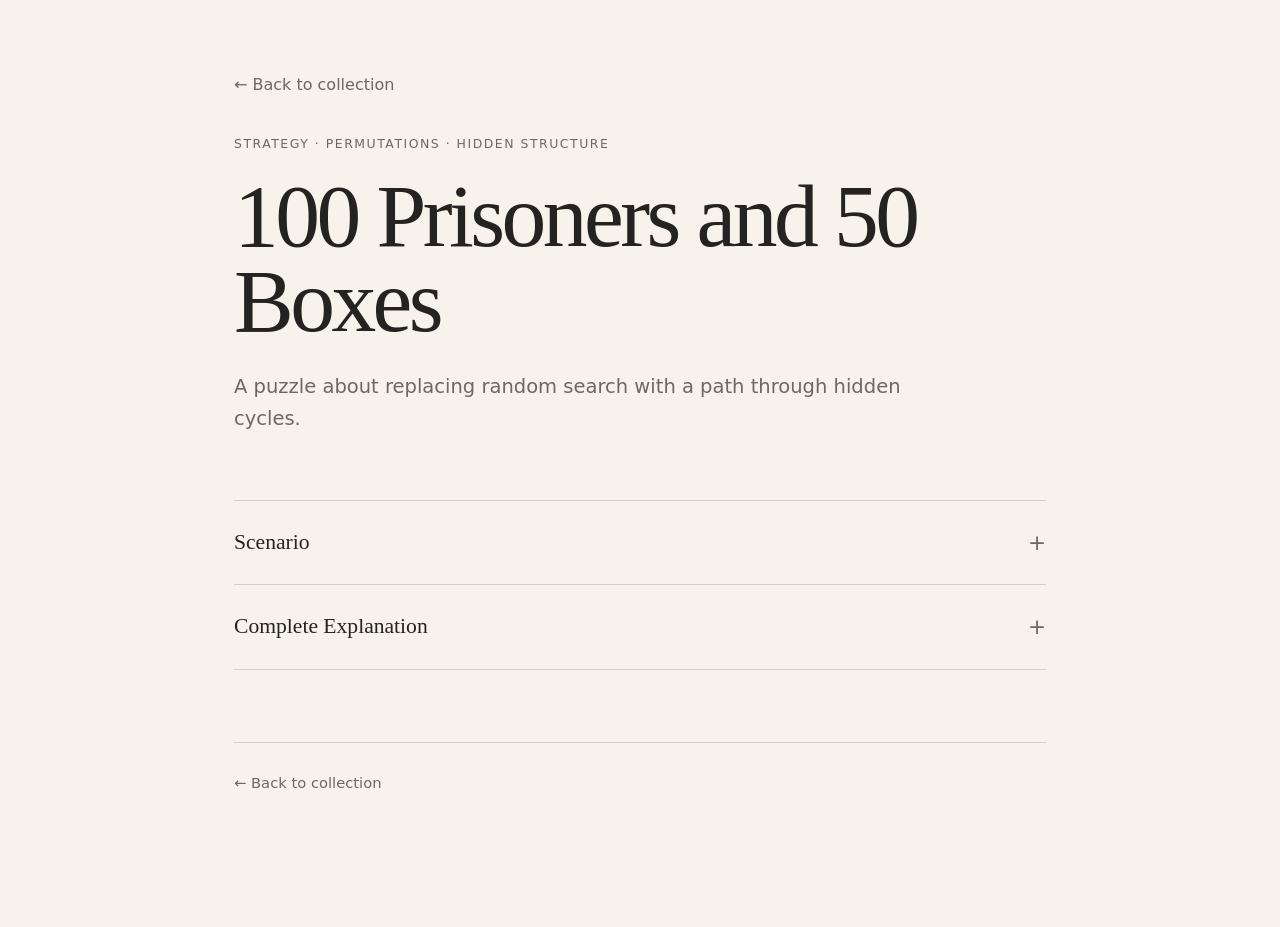
<file: puzzles/prisoner-boxes.html>
<!DOCTYPE html>
<html lang="en">
<head>
  <meta charset="UTF-8" />
  <meta name="viewport" content="width=device-width, initial-scale=1.0" />
  <title>100 Prisoners and 50 Boxes | Logic &amp; Reasoning</title>
  <link rel="stylesheet" href="../style.css" />
  <style>
    .nested-reveal { margin-top: 20px; border-bottom: none; border-top: 1px solid var(--line); }
    .nested-reveal summary { padding: 16px 0 8px; font-family: Inter, ui-sans-serif, system-ui, -apple-system, BlinkMacSystemFont, "Segoe UI", sans-serif; font-size: 0.95rem; font-weight: 700; letter-spacing: 0.04em; text-transform: uppercase; color: var(--muted); }
    .nested-reveal summary::after { font-size: 1rem; }
    .detail-body ul { margin-top: 0; padding-left: 1.25rem; }
    .detail-body li { margin: 0.35rem 0; }
    .sequence { margin: 20px 0; padding: 16px 20px; background: var(--paper); border-left: 3px solid var(--accent); font-weight: 600; }
  </style>
</head>
<body>
  <main class="puzzle-page">
    <a class="back-link" href="../index.html">← Back to collection</a>
    <header class="puzzle-header">
      <p class="eyebrow">Strategy · Permutations · Hidden structure</p>
      <h1>100 Prisoners and 50 Boxes</h1>
      <p class="subtitle">A puzzle about replacing random search with a path through hidden cycles.</p>
    </header>
    <section class="details-list">
      <details>
        <summary>Scenario</summary>
        <div class="detail-body">
<p>One hundred prisoners are each assigned a unique number from <strong>1 to 100</strong>.</p>
<p>In another room are one hundred closed boxes, also numbered <strong>1 to 100</strong>. Inside each box is the number of one prisoner. The numbers have been placed randomly, with each number from 1 to 100 appearing exactly once.</p>
<p>The prisoners enter the room <strong>one at a time</strong>. Each prisoner may open <strong>at most 50 boxes.</strong> Before leaving the room, all boxes must be closed and kept in their same order, exactly as they were found.</p>
<p>If <strong>every prisoner</strong> finds their own number, they are all set free.</p>
<p>If <strong>even one prisoner</strong> fails to find their number, they are all executed.</p>
          <p>Before the challenge begins, the prisoners may meet once to agree on a strategy. After that, they may never communicate again.</p>
<div class="question">Can the prisoners devise a strategy that gives them the greatest chance of success?</div>
        </div>
      </details>

      <details>
        <summary>Complete Explanation</summary>
        <div class="detail-body">
<p>The key insight is that the prisoners should not search randomly. Instead, every prisoner follows the same deterministic strategy.</p>
<p>Each prisoner begins by opening the box with their own number.</p>
<p>For example, Prisoner 5 opens <strong>Box 5</strong> first.</p>
<ul>
<li>If Box 5 contains the number <strong>32</strong>, they next open <strong>Box 32</strong>.</li>
<li>If Box 32 contains the number <strong>81</strong>, they next open <strong>Box 81</strong>.</li>
</ul>
<p>They continue following this pattern until they either find their own number or have opened 50 boxes.</p>
<p>Because every box contains exactly one number, each opened box points to exactly one new box. Eventually, this process either returns to a box that has already been opened or finds the prisoner's own number. This creates what mathematicians call a <strong>cycle</strong>.</p>
<p>Every prisoner who begins within the same cycle will remain within that cycle by following the numbers. If a cycle contains <strong>50 or fewer boxes</strong>, every prisoner in that cycle is guaranteed to find their own number before reaching the 50-box limit.</p>
<p>The strategy therefore succeeds whenever <strong>every cycle</strong> in the box arrangement has length <strong>50 or less</strong>. It fails only if <strong>at least one cycle</strong> is longer than 50 boxes.</p>
<p>It is important to recognize that this strategy does <strong>not</strong> guarantee success. Because the box arrangement is random, there is always a chance that a cycle longer than 50 exists.</p>
<p>The goal is therefore not to guarantee success, but to maximize the group's chance of success. Remarkably, following the cycles dramatically increases the probability that <strong>every prisoner succeeds together</strong> from essentially impossible under a random strategy to about <strong>31%</strong>.</p>
        </div>
      </details>
    </section>
    <footer><a class="back-link" href="../index.html">← Back to collection</a></footer>
  </main>
</body>
</html>
</file>
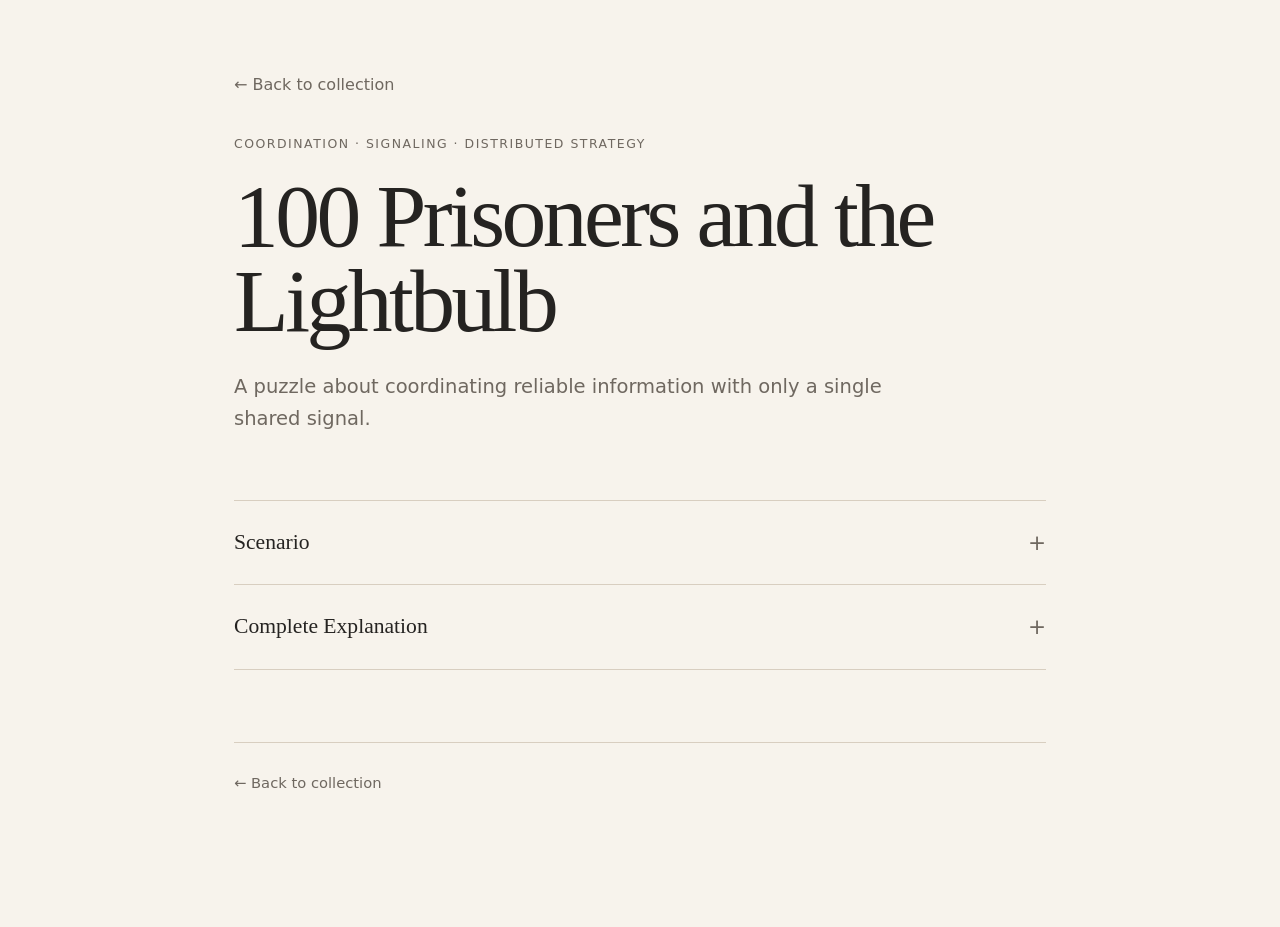
<file: puzzles/prisoner-lightbulb.html>
<!DOCTYPE html>
<html lang="en">
<head>
  <meta charset="UTF-8" />
  <meta name="viewport" content="width=device-width, initial-scale=1.0" />
  <title>100 Prisoners and the Lightbulb | Logic &amp; Reasoning</title>
  <link rel="stylesheet" href="../style.css" />
  <style>
    .nested-reveal { margin-top: 20px; border-bottom: none; border-top: 1px solid var(--line); }
    .nested-reveal summary { padding: 16px 0 8px; font-family: Inter, ui-sans-serif, system-ui, -apple-system, BlinkMacSystemFont, "Segoe UI", sans-serif; font-size: 0.95rem; font-weight: 700; letter-spacing: 0.04em; text-transform: uppercase; color: var(--muted); }
    .nested-reveal summary::after { font-size: 1rem; }
    .detail-body ul { margin-top: 0; padding-left: 1.25rem; }
    .detail-body li { margin: 0.35rem 0; }
    .sequence { margin: 20px 0; padding: 16px 20px; background: var(--paper); border-left: 3px solid var(--accent); font-weight: 600; }
  </style>
</head>
<body>
  <main class="puzzle-page">
    <a class="back-link" href="../index.html">← Back to collection</a>
    <header class="puzzle-header">
      <p class="eyebrow">Coordination · Signaling · Distributed strategy</p>
      <h1>100 Prisoners and the Lightbulb</h1>
      <p class="subtitle">A puzzle about coordinating reliable information with only a single shared signal.</p>
    </header>
    <section class="details-list">
      <details>
        <summary>Scenario</summary>
        <div class="detail-body">
<p>One hundred prisoners are held in separate cells with no means of communication.</p>
<p>Each day, one prisoner is selected uniformly at random and taken to a room containing a single lightbulb. Afterward, they are returned to their cell.</p>
<p>Each prisoner will be selected many times over the course of the experiment, but the order is completely random and unpredictable.</p>
<p>The lightbulb can be either <strong>on</strong> or <strong>off</strong>. Whenever a prisoner enters the room, they may observe the current state of the lightbulb and choose whether to change it before leaving.</p>
<p>At any time, any prisoner may announce that <strong>every prisoner has visited the room at least once</strong>.</p>
<ul>
<li>If the announcement is correct, all prisoners are set free.</li>
<li>If the announcement is incorrect, all prisoners are executed.</li>
</ul>
<p>Before the process begins, the prisoners are allowed to meet once and agree on a strategy. After that, they may never communicate again.</p>
<div class="question">Can the prisoners devise a strategy that guarantees their eventual freedom?</div>
        </div>
      </details>

      <details>
        <summary>Complete Explanation</summary>
        <div class="detail-body">
<p>The key to this puzzle is recognizing that it unfolds over a long period of time. The prisoners do <strong>not</strong> each visit the room once. Instead, every prisoner is selected many times in a random order before anyone attempts to make the announcement.</p>
<p>Before the process begins, the prisoners agree on a strategy.</p>
<p>One prisoner is designated as the <strong>counter</strong>. Every other prisoner has one goal: to contribute exactly one count by turning the light <strong>on</strong> exactly once.</p>
<p>If a prisoner enters the room and finds the light already <strong>on</strong>, they simply leave it alone and wait for a future visit. Eventually, the counter will enter the room, record that contribution, and turn the light <strong>off</strong>. Only then can another prisoner make a new contribution.</p>
<p>The counter has one simple responsibility. Whenever they enter the room and find the light <strong>on</strong>, they increase their count by one and turn the light <strong>off</strong>. Because the counter always turns the light off after counting it, the same contribution can never be counted twice.</p>
<p>Eventually, every non-counter prisoner will encounter the light <strong>off</strong> at least once and make their single contribution by turning it <strong>on</strong>. Since each prisoner contributes exactly once, every time the counter increments their count, they know they have counted a different prisoner.</p>
<p>When the counter reaches <strong>99</strong>, they know that every other prisoner has contributed exactly one count. Because the counter has clearly visited the room many times while keeping the count, they can safely conclude that all 100 prisoners have visited the room at least once.</p>
<p>The prisoners can therefore guarantee their eventual freedom, even though the order of visits is completely random.</p>
        </div>
      </details>
    </section>
    <footer><a class="back-link" href="../index.html">← Back to collection</a></footer>
  </main>
</body>
</html>
</file>
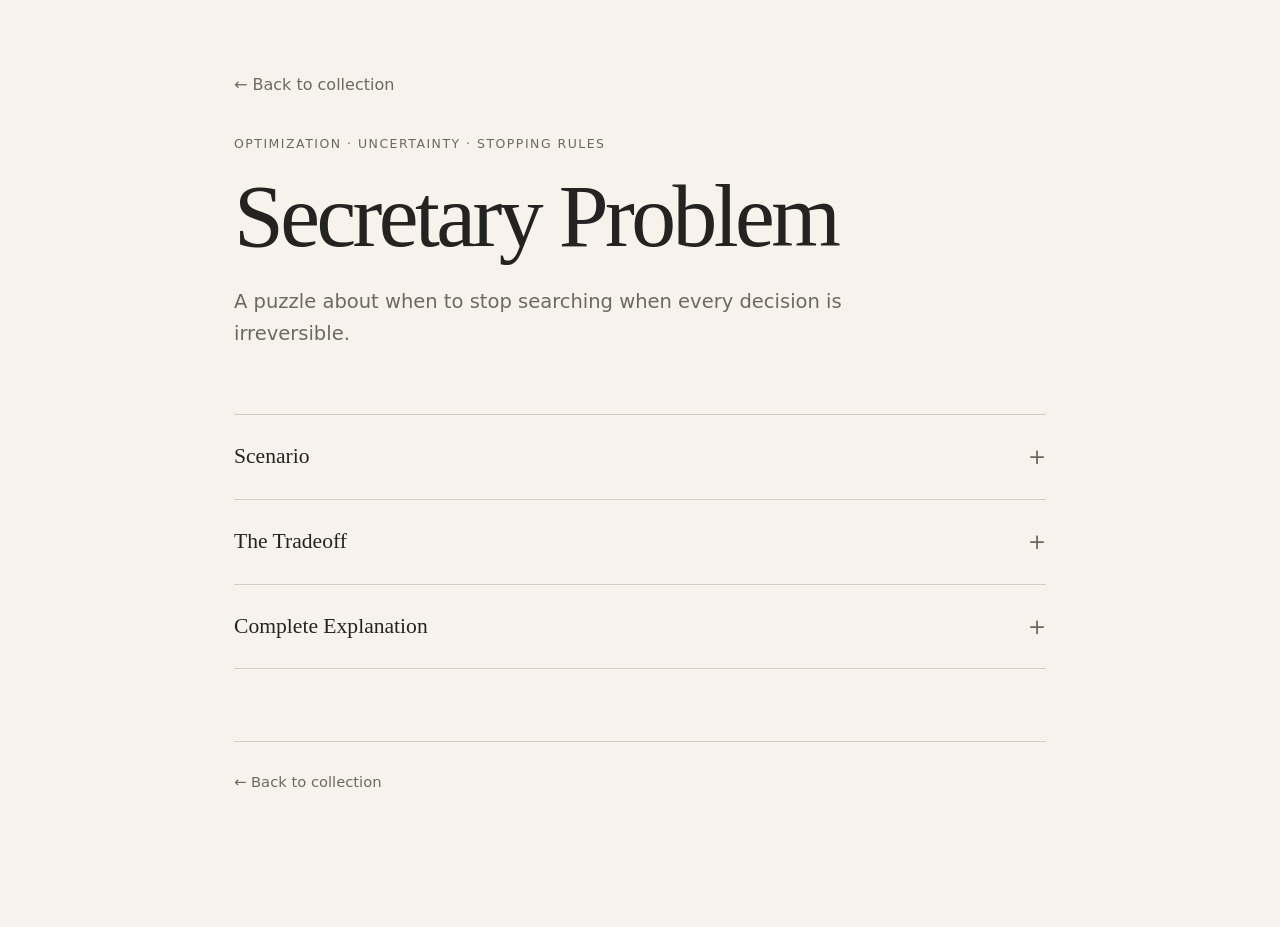
<file: puzzles/secretary-problem.html>
<!DOCTYPE html>
<html lang="en">
<head>
  <meta charset="UTF-8" />
  <meta name="viewport" content="width=device-width, initial-scale=1.0" />
  <title>Secretary Problem | Logic &amp; Reasoning</title>
  <link rel="stylesheet" href="../style.css" />
  <style>
    .nested-reveal { margin-top: 20px; border-bottom: none; border-top: 1px solid var(--line); }
    .nested-reveal summary { padding: 16px 0 8px; font-family: Inter, ui-sans-serif, system-ui, -apple-system, BlinkMacSystemFont, "Segoe UI", sans-serif; font-size: 0.95rem; font-weight: 700; letter-spacing: 0.04em; text-transform: uppercase; color: var(--muted); }
    .nested-reveal summary::after { font-size: 1rem; }
    .detail-body ul { margin-top: 0; padding-left: 1.25rem; }
    .detail-body li { margin: 0.35rem 0; }
    .sequence { margin: 20px 0; padding: 16px 20px; background: var(--paper); border-left: 3px solid var(--accent); font-weight: 600; }
  </style>
</head>
<body>
  <main class="puzzle-page">
    <a class="back-link" href="../index.html">← Back to collection</a>
    <header class="puzzle-header">
      <p class="eyebrow">Optimization · Uncertainty · Stopping rules</p>
      <h1>Secretary Problem</h1>
      <p class="subtitle">A puzzle about when to stop searching when every decision is irreversible.</p>
    </header>
    <section class="details-list">
      <details>
        <summary>Scenario</summary>
        <div class="detail-body">
<p>You are interviewing <strong>100 applicants</strong> for a job.</p>
<p>The applicants are interviewed <strong>one at a time</strong> in a completely random order.</p>
<p>After each interview, you must immediately decide whether to hire that applicant or reject them forever. Once an applicant is rejected, they cannot be recalled.</p>
<p>During the interviews, you can determine how each applicant compares to those you have already seen, but you have no information about the applicants still to come.</p>
<p>Your goal is to hire <strong>the single best applicant</strong>.</p>
<div class="question">What strategy gives you the greatest chance of hiring the best applicant?</div>
        </div>
      </details>

      <details>
  <summary>The Tradeoff</summary>

  <div class="detail-body">
    <p>
      Before anyone is interviewed, every applicant is equally likely to be the best.
    </p>

    <p>
      Imagine the very first applicant gives an outstanding interview. If you hired them,
      almost no one would criticize your decision.
    </p>

    <p>
      However, if you reject them, you can never return to them later.
    </p>

    <div class="question">
      Does hiring the first applicant maximize your chance of selecting the single best applicant?
    </div>

    <p>
      If you hire them immediately, you risk missing an even better applicant later.
    </p>

    <p>
      If you reject them, you risk throwing away the very best applicant before you've seen anyone else.
    </p>

    <div class="question">
      How should you balance those two risks?
    </div>

  </div>
</details>

      <details>
        <summary>Complete Explanation</summary>
        <div class="detail-body">
<p>The challenge is balancing <strong>two competing risks</strong>.</p>
<p>If you begin hiring <strong>too early</strong>, you have very little information about the overall quality of the applicants. A candidate who appears excellent may simply be the best you've seen so far, not the best overall.</p>
<p>If you wait <strong>too long</strong>, your benchmark becomes much more reliable—but you also increase the chance that the best applicant has already appeared and been permanently rejected.</p>
<p>The optimal strategy is to use the first portion of the interviews to establish a benchmark without hiring anyone.</p>
<p>The mathematics shows that the optimal stopping point is approximately <strong>37%</strong> of the applicants. For 100 applicants, this means observing the first <strong>37 interviews</strong> without making an offer.</p>
<p>These interviews are <strong>not</strong> being skipped because those applicants are expected to be worse. Instead, they provide information about what an exceptional applicant looks like.</p>
<p>After that point, hire the <strong>first applicant who is better than every applicant you have interviewed so far</strong>.</p>
<p>This strategy balances the competing risks of acting with too little information and waiting so long that the best applicant has already been lost.</p>
<p>Although no strategy can guarantee hiring the best applicant, this one maximizes the probability of success. Remarkably, it succeeds about <strong>37%</strong> of the time, which is the highest possible probability under the rules of the problem.</p>
        </div>
      </details>
    </section>
    <footer><a class="back-link" href="../index.html">← Back to collection</a></footer>
  </main>
</body>
</html>
</file>
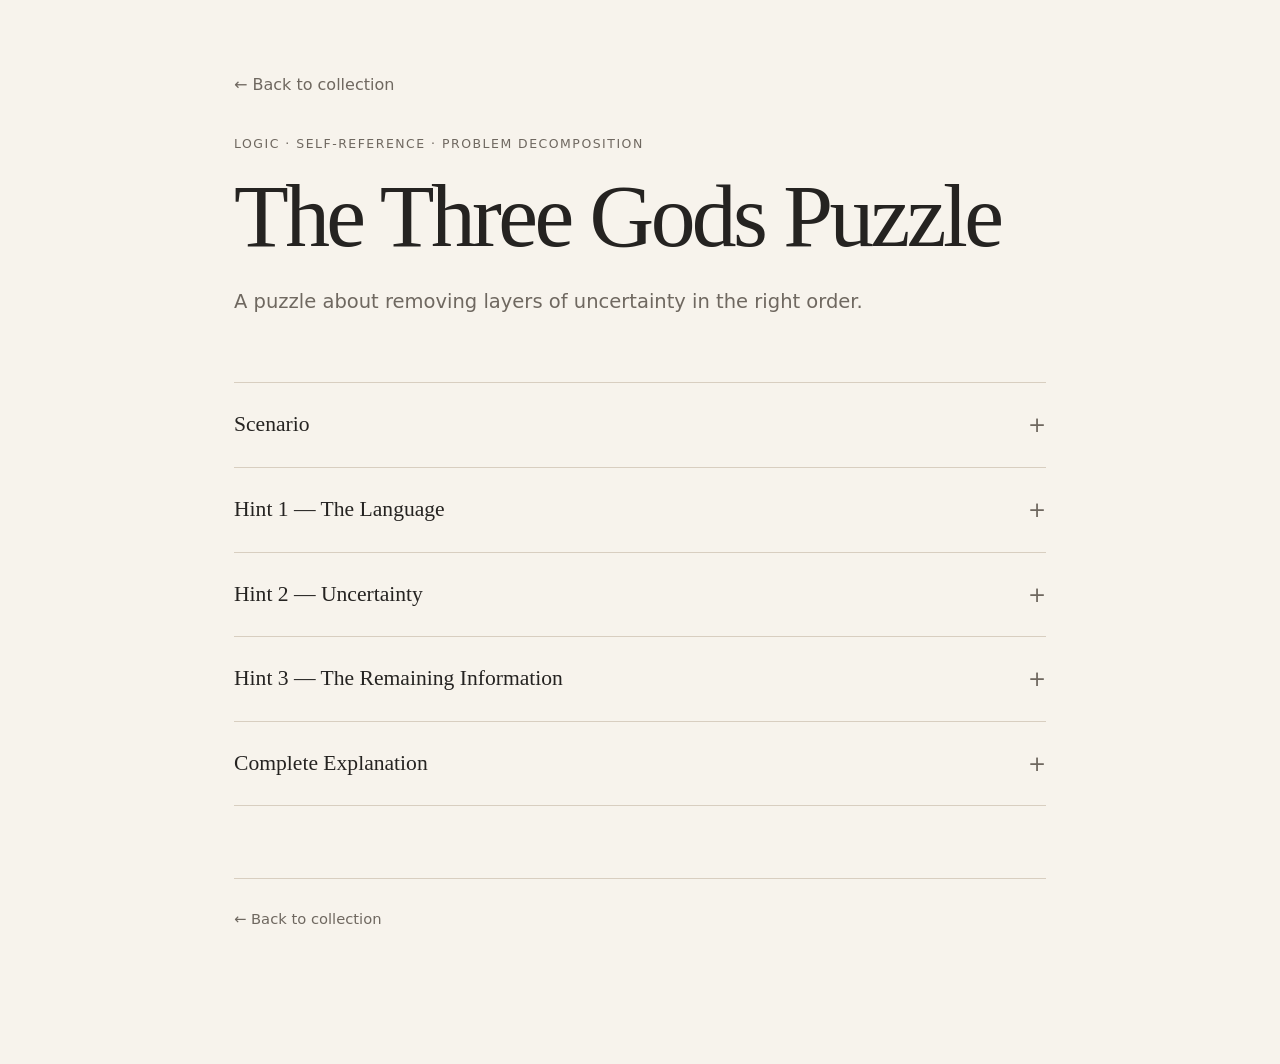
<file: puzzles/three-gods.html>
<!DOCTYPE html>
<html lang="en">
<head>
  <meta charset="UTF-8" />
  <meta name="viewport" content="width=device-width, initial-scale=1.0" />
  <title>The Three Gods Puzzle | Logic &amp; Reasoning</title>
  <link rel="stylesheet" href="../style.css" />
  <style>
    .nested-reveal { margin-top: 20px; border-bottom: none; border-top: 1px solid var(--line); }
    .nested-reveal summary { padding: 16px 0 8px; font-family: Inter, ui-sans-serif, system-ui, -apple-system, BlinkMacSystemFont, "Segoe UI", sans-serif; font-size: 0.95rem; font-weight: 700; letter-spacing: 0.04em; text-transform: uppercase; color: var(--muted); }
    .nested-reveal summary::after { font-size: 1rem; }
    .detail-body ul { margin-top: 0; padding-left: 1.25rem; }
    .detail-body li { margin: 0.35rem 0; }
    .sequence { margin: 20px 0; padding: 16px 20px; background: var(--paper); border-left: 3px solid var(--accent); font-weight: 600; }
  </style>
</head>
<body>
  <main class="puzzle-page">
    <a class="back-link" href="../index.html">← Back to collection</a>
    <header class="puzzle-header">
      <p class="eyebrow">Logic · Self-reference · Problem decomposition</p>
      <h1>The Three Gods Puzzle</h1>
      <p class="subtitle">A puzzle about removing layers of uncertainty in the right order.</p>
    </header>
    <section class="details-list">
      <details>
        <summary>Scenario</summary>
        <div class="detail-body">
<p>Three gods—<strong>True</strong>, <strong>False</strong>, and <strong>Random</strong>—stand before you.</p>
<ul>
<li><strong>True</strong> always answers truthfully.</li>
<li><strong>False</strong> always answers falsely.</li>
<li><strong>Random</strong> answers either truthfully or falsely at random each time they are asked a question.</li>
</ul>
<p>The gods understand English, but they answer every yes-or-no question using the words <strong>"ja"</strong> and <strong>"da."</strong> You do <strong>not</strong> know which word means yes and which means no.</p>
<p>You may ask <strong>exactly three yes-or-no questions</strong>, each directed to a single god of your choosing.</p>
<div class="question">Can you determine the identity of all three gods?</div>
        </div>
      </details>

      <details>
        <summary>Hint 1 — The Language</summary>
        <div class="detail-body">
<div class="question">What is the <strong>first obstacle</strong> you need to overcome before you can gather any reliable information?</div>
<details class="nested-reveal"><summary>Reveal</summary><div><p>The first obstacle is the language itself. Since you do not know whether <strong>"ja"</strong> means yes or no, you cannot immediately interpret any answer. Your first goal is therefore to find a way to ask questions whose meaning does not depend on knowing the language.</p></div></details>
        </div>
      </details>

      <details>
        <summary>Hint 2 — Uncertainty</summary>
        <div class="detail-body">
<div class="question">Once that obstacle has been addressed, what remaining uncertainty limits how much information you can trust?</div>
<details class="nested-reveal"><summary>Reveal</summary><div><p>One of the gods does not answer consistently. As long as that source of uncertainty remains, every answer could be misleading. Identifying a consistently reliable source of information greatly simplifies the rest of the puzzle.</p></div></details>
        </div>
      </details>

      <details>
        <summary>Hint 3 — The Remaining Information</summary>
        <div class="detail-body">
<div class="question">Once those two obstacles have been removed, what information is still needed to completely solve the puzzle?</div>
<details class="nested-reveal"><summary>Reveal</summary><div><p>With the language ambiguity addressed and the unreliable source isolated, the remaining questions can distinguish the two consistently answering gods and resolve the final uncertainty.</p></div></details>
        </div>
      </details>
<details>
  <summary>Complete Explanation</summary>

  <div class="detail-body">

    <p>
      The Three Gods Puzzle is unusual because it is <strong>not</strong> built
      around a single insight. Instead, it is solved by removing one layer of
      uncertainty at a time.
    </p>

    <p>
      The first obstacle is the language itself. Since you do not know whether
      <strong>"ja"</strong> means yes or no, an ordinary yes-or-no question is
      not enough. Instead, the questions must be constructed so that the same
      response is produced regardless of whether the god is Truth or False, and
      regardless of which word means "yes."
    </p>

    <p>
      One example is a question of the form:
    </p>

    <div class="sequence">
      "If I asked you whether God A is Random, would you say 'ja'?"
    </div>

    <p>
      Questions of this form "wrap" the original question inside another
      question. Although they may look complicated, they remove both the lying
      and the language ambiguity, allowing the answer to be interpreted
      consistently.
    </p>

    <p>
      Once the language ambiguity has been neutralized, the next goal is to
      identify—or simply avoid asking—the Random god.
    </p>

    <p>
      For example, after the first answer has narrowed the possibilities, the
      next question might ask whether one of the remaining gods is Random,
      again using the same self-referential form. Once Random has been
      identified, every remaining answer comes from a consistently behaving
      god.
    </p>

    <p>
      The final question can then distinguish between Truth and False, again
      using the same style of question, allowing the identities of all three
      gods to be determined.
    </p>

    <p>
      There is <strong>no single required sequence of questions</strong>.
      Several different three-question strategies exist, all built on the same
      underlying ideas.
    </p>

    <ol>
      <li>Construct questions that remove the language ambiguity.</li>
      <li>Use those questions to identify or avoid Random.</li>
      <li>Use the remaining reliable answers to distinguish Truth from False.</li>
    </ol>

    <p>
      The elegance of the puzzle lies not in memorizing one clever sequence of
      questions, but in recognizing that each question removes one obstacle and
      makes the next question more informative.
    </p>

  </div>
</details>
     
    </section>
    <footer><a class="back-link" href="../index.html">← Back to collection</a></footer>
  </main>
</body>
</html>
</file>
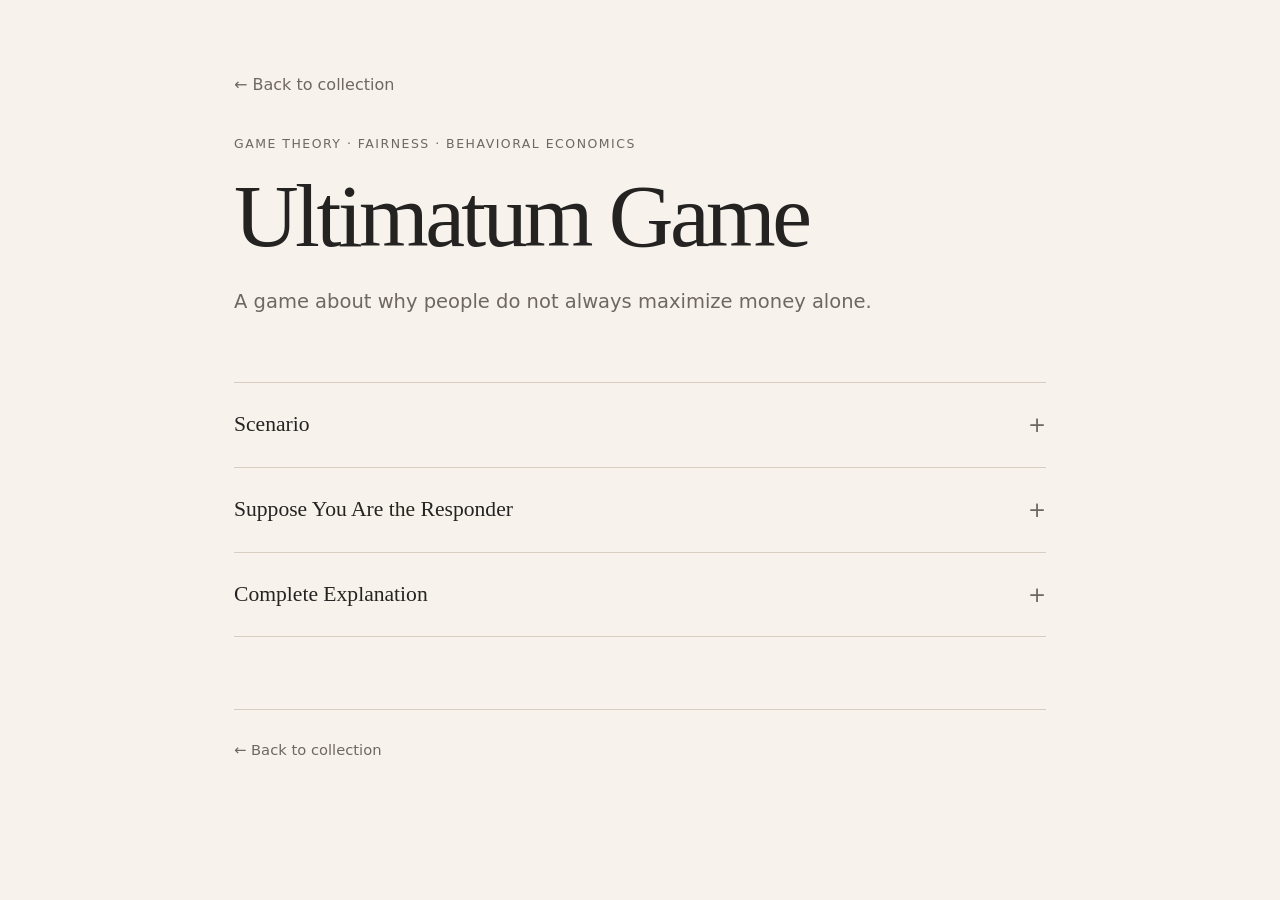
<file: puzzles/ultimatum-game.html>
<!DOCTYPE html>
<html lang="en">
<head>
  <meta charset="UTF-8" />
  <meta name="viewport" content="width=device-width, initial-scale=1.0" />
  <title>Ultimatum Game | Logic &amp; Reasoning</title>
  <link rel="stylesheet" href="../style.css" />
  <style>
    .nested-reveal { margin-top: 20px; border-bottom: none; border-top: 1px solid var(--line); }
    .nested-reveal summary { padding: 16px 0 8px; font-family: Inter, ui-sans-serif, system-ui, -apple-system, BlinkMacSystemFont, "Segoe UI", sans-serif; font-size: 0.95rem; font-weight: 700; letter-spacing: 0.04em; text-transform: uppercase; color: var(--muted); }
    .nested-reveal summary::after { font-size: 1rem; }
    .detail-body ul { margin-top: 0; padding-left: 1.25rem; }
    .detail-body li { margin: 0.35rem 0; }
    .sequence { margin: 20px 0; padding: 16px 20px; background: var(--paper); border-left: 3px solid var(--accent); font-weight: 600; }
  </style>
</head>
<body>
  <main class="puzzle-page">
    <a class="back-link" href="../index.html">← Back to collection</a>
    <header class="puzzle-header">
      <p class="eyebrow">Game theory · Fairness · Behavioral economics</p>
      <h1>Ultimatum Game</h1>
      <p class="subtitle">A game about why people do not always maximize money alone.</p>
    </header>
    <section class="details-list">
      <details>
        <summary>Scenario</summary>
        <div class="detail-body">
<p>Two players must divide <strong>$100</strong>.</p>
<p>The first player (the proposer) chooses how to split the money between themselves and the second player (the responder).</p>
<p>The responder then chooses whether to <strong>accept</strong> or <strong>reject</strong> the offer.</p>
<ul>
<li>If the responder accepts, both players receive the proposed amounts.</li>
<li>If the responder rejects, <strong>both players receive nothing.</strong></li>
</ul>
<div class="question">What offer gives the proposer the greatest chance of the offer being accepted while still keeping as much money as possible?</div>
        </div>
      </details>

      <details>
        <summary>Suppose You Are the Responder</summary>
        <div class="detail-body">
<p>The proposer offers you <strong>$1</strong> and keeps <strong>$99</strong>.</p>
<p>If you reject the offer, both of you receive nothing.</p>
<div class="question">Would you accept or reject the offer?</div>
<details class="nested-reveal"><summary>Reveal</summary><div><p>From a purely financial perspective, accepting is the rational choice. Receiving <strong>$1</strong> is better than receiving nothing.</p></div></details>
        </div>
      </details>

      <details>
        <summary>Complete Explanation</summary>
        <div class="detail-body">
<p>If the responder is interested only in maximizing the amount of money they receive, they should accept <strong>any positive offer</strong>.</p>
<p>Knowing this, classical game theory predicts that the proposer should offer the <strong>smallest possible amount</strong> while keeping nearly everything.</p>
<p>Real experiments consistently produce a different result.</p>
<p>Responders frequently reject offers they consider unfair, even though doing so leaves them with nothing. Anticipating this, proposers often offer much larger amounts—commonly around <strong>40–50%</strong> of the total.</p>
<p>The Ultimatum Game demonstrates that human decision-making is influenced by much more than financial payoff. People often value fairness, reciprocity, and the willingness to punish unfair behavior, even at a personal cost.</p>
<p>Rather than asking what is mathematically optimal, the game reveals how social values shape economic decisions.</p>
        </div>
      </details>
    </section>
    <footer><a class="back-link" href="../index.html">← Back to collection</a></footer>
  </main>
</body>
</html>
</file>
<file: style.css>
:root {
  --bg: #f7f3ec;
  --paper: #fffaf3;
  --text: #252321;
  --muted: #6f6860;
  --line: #d8cec0;
  --accent: #243b53;
  --accent-soft: #e8edf2;
}
/*test*/
* { box-sizing: border-box; }

body {
  margin: 0;
  background: var(--bg);
  color: var(--text);
  font-family: Inter, ui-sans-serif, system-ui, -apple-system, BlinkMacSystemFont, "Segoe UI", sans-serif;
  line-height: 1.65;
}

.site, .puzzle-page {
  max-width: 860px;
  margin: 0 auto;
  padding: 72px 24px 96px;
}
 .hero {
  margin-bottom: 64px;
  border-bottom: 1px solid var(--line);
  padding-bottom: 40px;
}

.puzzle-header {
  margin-bottom: 64px;
}

.eyebrow {
  font-size: 0.78rem;
  letter-spacing: 0.12em;
  text-transform: uppercase;
  color: var(--muted);
  margin: 0 0 18px;
}

h1 {
  font-family: Georgia, "Times New Roman", serif;
  font-size: clamp(3rem, 7vw, 5.8rem);
  line-height: 0.95;
  font-weight: 500;
  margin: 0 0 28px;
  letter-spacing: -0.04em;
}

h2 {
  font-family: Georgia, "Times New Roman", serif;
  font-weight: 500;
  font-size: 1.9rem;
  margin: 0 0 18px;
  letter-spacing: -0.02em;
}

.intro {
  font-size: 1.22rem;
  color: var(--muted);
  max-width: 680px;
  margin: 0;
}

.note {
  margin-top: 28px;
  max-width: 680px;
  font-size: 1rem;
  color: var(--text);
  /*background: var(--paper);*/
  border-left: 3px solid var(--accent);
  padding: 6px 22px;
}

.category { margin-top: 52px; }
.category p { color: var(--muted); margin: 0 0 10px; max-width: 640px; }

.puzzle-list { border-top: 2px solid var(--accent); }

.puzzle-link {
  display: grid;
  grid-template-columns: 1fr auto;
  gap: 24px;
  align-items: baseline;
  text-decoration: none;
  color: var(--text);
  padding: 20px 0;
  border-bottom: 1px solid var(--line);
  transition: color 180ms ease, padding-left 180ms ease;
}

.puzzle-link:hover {
  color: var(--accent);
  padding-left: 8px;
}

.puzzle-link strong {
  display: block;
  font-size: 1.12rem;
}

.puzzle-link em {
  display: block;
  color: var(--muted);
  font-size: 0.95rem;
  font-style: normal;
  font-weight: 400;
  margin-top: 4px;
}

.disabled { opacity: 0.75; }

.back-link {
  display: inline-block;
  color: var(--muted);
  text-decoration: none;
  margin-bottom: 36px;
}

.back-link:hover { color: var(--accent); }

.subtitle {
  font-size: 1.22rem;
  color: var(--muted);
  max-width: 680px;
  margin: 0;
}

.details-list {
  border-top: 1px solid var(--line);
}

details {
  border-bottom: 1px solid var(--line);
  padding: 0;
}

summary {
  cursor: pointer;
  list-style: none;
  padding: 24px 0;
  font-family: Georgia, "Times New Roman", serif;
  font-size: 1.35rem;
  color: var(--text);
  display: flex;
  justify-content: space-between;
  gap: 20px;
}

summary::-webkit-details-marker { display: none; }

summary::after {
  content: "+";
  color: var(--muted);
  font-family: Inter, ui-sans-serif, system-ui, sans-serif;
  transition: transform 180ms ease;
}

details[open] summary::after {
  content: "–";
}

.detail-body {
  max-width: 720px;
  padding: 0 0 28px;
  color: var(--text);
}

.detail-body p {
  margin-top: 0;
}

.callout {
  background: var(--paper);
  border-left: 3px solid var(--accent);
  padding: 18px 22px;
  margin: 24px 0;
}

footer {
  margin-top: 72px;
  padding-top: 28px;
  border-top: 1px solid var(--line);
  color: var(--muted);
  font-size: 0.92rem;
}

@media (max-width: 640px) {
  .site, .puzzle-page {
    padding: 48px 20px 72px;
  }

  .hero, .puzzle-header {
    margin-bottom: 48px;
  }

  .puzzle-link {
    grid-template-columns: 1fr;
    gap: 6px;
  }
}
.linkedin-link {
    color: inherit;
    text-decoration: none;
}

.linkedin-link:hover,
.linkedin-link:focus {
    opacity: 0.75;
}
</file>
